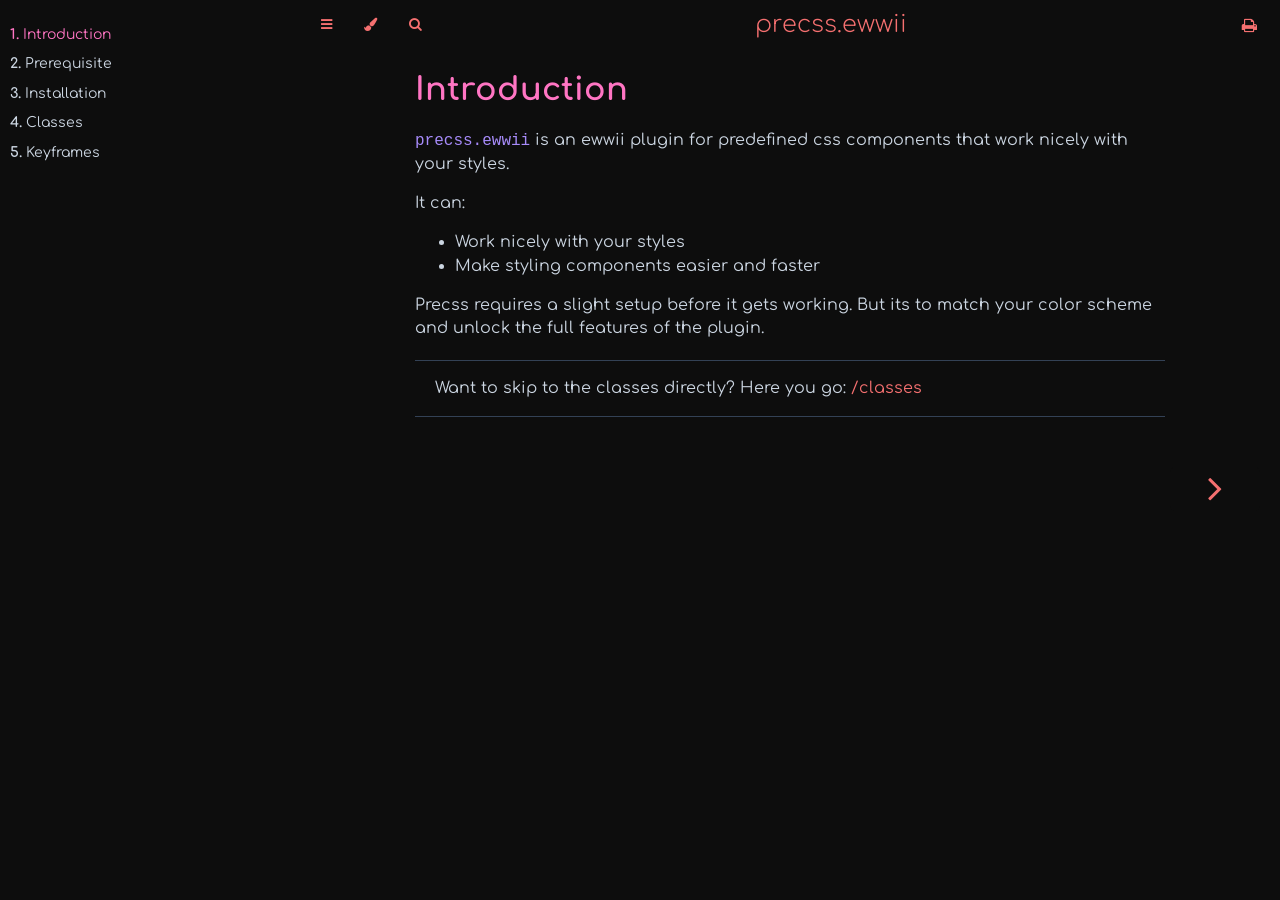
<file: book/index.html>
<!DOCTYPE HTML>
<html lang="en" class="sidebar-visible no-js oranda-dark">
    <head>
        <!-- Book generated using mdBook -->
        <meta charset="UTF-8">
        <title>Introduction - precss.ewwii</title>


        <!-- Custom HTML head -->
        
        <meta name="description" content="">
        <meta name="viewport" content="width=device-width, initial-scale=1">
        <meta name="theme-color" content="#ffffff" />

        <link rel="icon" href="favicon.svg">
        <link rel="shortcut icon" href="favicon.png">
        <link rel="stylesheet" href="css/variables.css">
        <link rel="stylesheet" href="css/general.css">
        <link rel="stylesheet" href="css/chrome.css">
        <link rel="stylesheet" href="css/print.css" media="print">

        <!-- Fonts -->
        <link rel="stylesheet" href="FontAwesome/css/font-awesome.css">
        <link rel="stylesheet" href="fonts/fonts.css">

        <!-- Highlight.js Stylesheets -->
        <link rel="stylesheet" href="highlight.css">
        <link rel="stylesheet" href="tomorrow-night.css">
        <link rel="stylesheet" href="ayu-highlight.css">
        <link rel="stylesheet" href="oranda-highlight.css">

        <!-- Custom theme stylesheets -->
        <link rel="stylesheet" href="theme/custom.css">

    </head>
    <body>
    <div id="body-container">
        <!-- Provide site root to javascript -->
        <script>
            var path_to_root = "";
            var default_theme = window.matchMedia("(prefers-color-scheme: dark)").matches ? "oranda-dark" : "oranda-dark";
        </script>

        <!-- Work around some values being stored in localStorage wrapped in quotes -->
        <script>
            try {
                var theme = localStorage.getItem('orandamdbook-theme');
                var sidebar = localStorage.getItem('mdbook-sidebar');

                if (theme.startsWith('"') && theme.endsWith('"')) {
                    localStorage.setItem('orandamdbook-theme', theme.slice(1, theme.length - 1));
                }

                if (sidebar.startsWith('"') && sidebar.endsWith('"')) {
                    localStorage.setItem('mdbook-sidebar', sidebar.slice(1, sidebar.length - 1));
                }
            } catch (e) { }
        </script>

        <!-- Set the theme before any content is loaded, prevents flash -->
        <script>
            var theme;
            try { theme = localStorage.getItem('orandamdbook-theme'); } catch(e) { }
            if (theme === null || theme === undefined) { theme = default_theme; }
            var html = document.querySelector('html');
            html.classList.remove('no-js')
            html.classList.remove('oranda-dark')
            html.classList.add(theme);
            html.classList.add('js');
        </script>

        <!-- Hide / unhide sidebar before it is displayed -->
        <script>
            var html = document.querySelector('html');
            var sidebar = 'hidden';
            if (document.body.clientWidth >= 1080) {
                try { sidebar = localStorage.getItem('mdbook-sidebar'); } catch(e) { }
                sidebar = sidebar || 'visible';
            }
            html.classList.remove('sidebar-visible');
            html.classList.add("sidebar-" + sidebar);
        </script>

        <nav id="sidebar" class="sidebar" aria-label="Table of contents">
            <div class="sidebar-scrollbox">
                <ol class="chapter"><li class="chapter-item expanded "><a href="introduction.html" class="active"><strong aria-hidden="true">1.</strong> Introduction</a></li><li class="chapter-item expanded "><a href="prerequisite.html"><strong aria-hidden="true">2.</strong> Prerequisite</a></li><li class="chapter-item expanded "><a href="install.html"><strong aria-hidden="true">3.</strong> Installation</a></li><li class="chapter-item expanded "><a href="classes.html"><strong aria-hidden="true">4.</strong> Classes</a></li><li class="chapter-item expanded "><a href="keyframes.html"><strong aria-hidden="true">5.</strong> Keyframes</a></li></ol>
            </div>
            <div id="sidebar-resize-handle" class="sidebar-resize-handle"></div>
        </nav>

        <div id="page-wrapper" class="page-wrapper">

            <div class="page">
                                <div id="menu-bar-hover-placeholder"></div>
                <div id="menu-bar" class="menu-bar sticky bordered">
                    <div class="left-buttons">
                        <button id="sidebar-toggle" class="icon-button" type="button" title="Toggle Table of Contents" aria-label="Toggle Table of Contents" aria-controls="sidebar">
                            <i class="fa fa-bars"></i>
                        </button>
                        <button id="theme-toggle" class="icon-button" type="button" title="Change theme" aria-label="Change theme" aria-haspopup="true" aria-expanded="false" aria-controls="theme-list">
                            <i class="fa fa-paint-brush"></i>
                        </button>
                        <ul id="theme-list" class="theme-popup" aria-label="Themes" role="menu">
                            <li role="none"><button role="menuitem" class="theme" id="light">Light</button></li>
                            <li role="none"><button role="menuitem" class="theme" id="rust">Rust</button></li>
                            <li role="none"><button role="menuitem" class="theme" id="coal">Coal</button></li>
                            <li role="none"><button role="menuitem" class="theme" id="navy">Navy</button></li>
                            <li role="none"><button role="menuitem" class="theme" id="ayu">Ayu</button></li>
                            <li role="none"><button role="menuitem" class="theme" id="oranda-dark">Axo Dark</button></li>
                            <li role="none"><button role="menuitem" class="theme" id="oranda-light">Axo Light</button></li>

                        </ul>
                        <button id="search-toggle" class="icon-button" type="button" title="Search. (Shortkey: s)" aria-label="Toggle Searchbar" aria-expanded="false" aria-keyshortcuts="S" aria-controls="searchbar">
                            <i class="fa fa-search"></i>
                        </button>
                    </div>

                    <h1 class="menu-title">precss.ewwii</h1>

                    <div class="right-buttons">
                        <a href="print.html" title="Print this book" aria-label="Print this book">
                            <i id="print-button" class="fa fa-print"></i>
                        </a>

                    </div>
                </div>

                <div id="search-wrapper" class="hidden">
                    <form id="searchbar-outer" class="searchbar-outer">
                        <input type="search" id="searchbar" name="searchbar" placeholder="Search this book ..." aria-controls="searchresults-outer" aria-describedby="searchresults-header">
                    </form>
                    <div id="searchresults-outer" class="searchresults-outer hidden">
                        <div id="searchresults-header" class="searchresults-header"></div>
                        <ul id="searchresults">
                        </ul>
                    </div>
                </div>

                <!-- Apply ARIA attributes after the sidebar and the sidebar toggle button are added to the DOM -->
                <script>
                    document.getElementById('sidebar-toggle').setAttribute('aria-expanded', sidebar === 'visible');
                    document.getElementById('sidebar').setAttribute('aria-hidden', sidebar !== 'visible');
                    Array.from(document.querySelectorAll('#sidebar a')).forEach(function(link) {
                        link.setAttribute('tabIndex', sidebar === 'visible' ? 0 : -1);
                    });
                </script>

                <div id="content" class="content">
                    <main>
                        <h1 id="introduction"><a class="header" href="#introduction">Introduction</a></h1>
<p><code>precss.ewwii</code> is an ewwii plugin for predefined css components that work nicely with your styles.</p>
<p>It can:</p>
<ul>
<li>Work nicely with your styles</li>
<li>Make styling components easier and faster</li>
</ul>
<p>Precss requires a slight setup before it gets working. But its to match your color scheme and unlock the full features of the plugin.</p>
<blockquote>
<p>Want to skip to the classes directly? Here you go: <a href="./classes.html">/classes</a></p>
</blockquote>

                    </main>

                    <nav class="nav-wrapper" aria-label="Page navigation">
                        <!-- Mobile navigation buttons -->

                            <a rel="next" href="prerequisite.html" class="mobile-nav-chapters next" title="Next chapter" aria-label="Next chapter" aria-keyshortcuts="Right">
                                <i class="fa fa-angle-right"></i>
                            </a>

                        <div style="clear: both"></div>
                    </nav>
                </div>
            </div>

            <nav class="nav-wide-wrapper" aria-label="Page navigation">

                    <a rel="next" href="prerequisite.html" class="nav-chapters next" title="Next chapter" aria-label="Next chapter" aria-keyshortcuts="Right">
                        <i class="fa fa-angle-right"></i>
                    </a>
            </nav>

        </div>




        <script>
            window.playground_copyable = true;
        </script>


        <script src="elasticlunr.min.js"></script>
        <script src="mark.min.js"></script>
        <script src="searcher.js"></script>

        <script src="clipboard.min.js"></script>
        <script src="highlight.js"></script>
        <script src="book.js"></script>

        <!-- Custom JS scripts -->


    </div>
    </body>
</html>
</file>
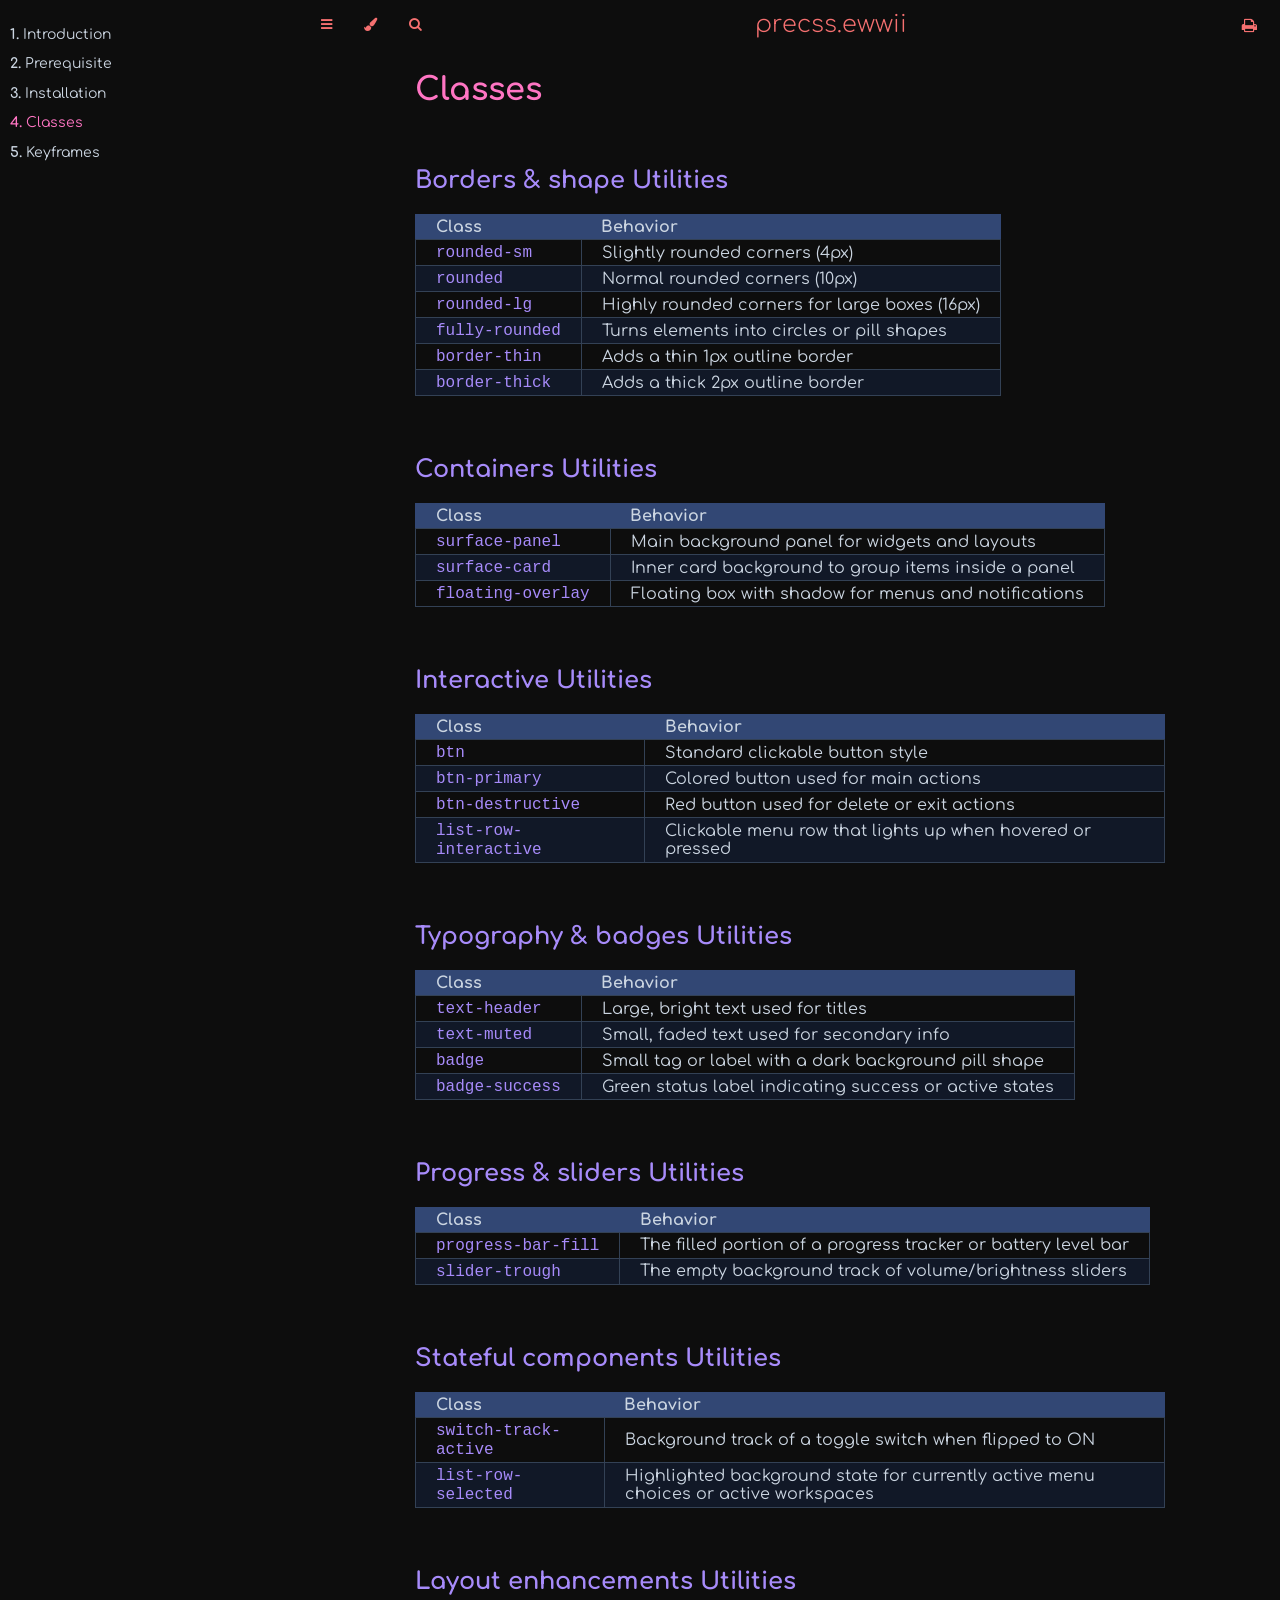
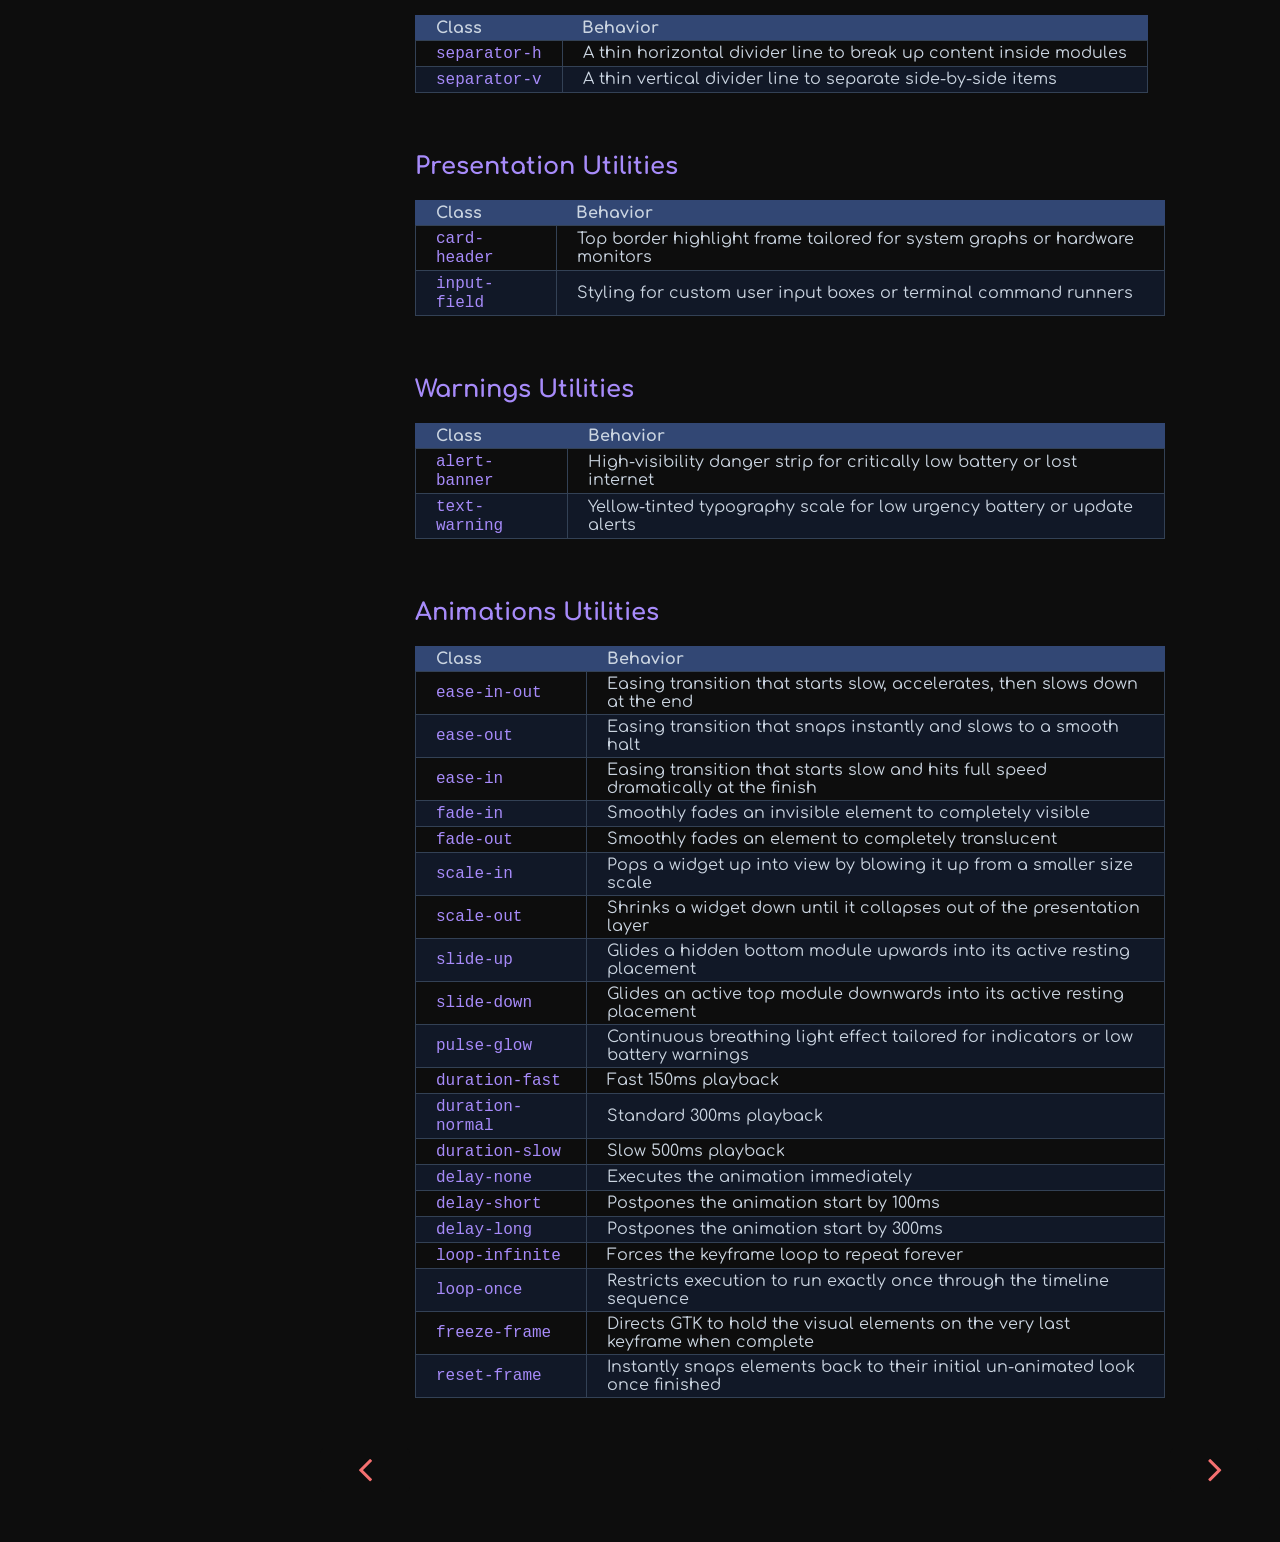
<file: book/classes.html>
<!DOCTYPE HTML>
<html lang="en" class="sidebar-visible no-js oranda-dark">
    <head>
        <!-- Book generated using mdBook -->
        <meta charset="UTF-8">
        <title>Classes - precss.ewwii</title>


        <!-- Custom HTML head -->
        
        <meta name="description" content="">
        <meta name="viewport" content="width=device-width, initial-scale=1">
        <meta name="theme-color" content="#ffffff" />

        <link rel="icon" href="favicon.svg">
        <link rel="shortcut icon" href="favicon.png">
        <link rel="stylesheet" href="css/variables.css">
        <link rel="stylesheet" href="css/general.css">
        <link rel="stylesheet" href="css/chrome.css">
        <link rel="stylesheet" href="css/print.css" media="print">

        <!-- Fonts -->
        <link rel="stylesheet" href="FontAwesome/css/font-awesome.css">
        <link rel="stylesheet" href="fonts/fonts.css">

        <!-- Highlight.js Stylesheets -->
        <link rel="stylesheet" href="highlight.css">
        <link rel="stylesheet" href="tomorrow-night.css">
        <link rel="stylesheet" href="ayu-highlight.css">
        <link rel="stylesheet" href="oranda-highlight.css">

        <!-- Custom theme stylesheets -->
        <link rel="stylesheet" href="theme/custom.css">

    </head>
    <body>
    <div id="body-container">
        <!-- Provide site root to javascript -->
        <script>
            var path_to_root = "";
            var default_theme = window.matchMedia("(prefers-color-scheme: dark)").matches ? "oranda-dark" : "oranda-dark";
        </script>

        <!-- Work around some values being stored in localStorage wrapped in quotes -->
        <script>
            try {
                var theme = localStorage.getItem('orandamdbook-theme');
                var sidebar = localStorage.getItem('mdbook-sidebar');

                if (theme.startsWith('"') && theme.endsWith('"')) {
                    localStorage.setItem('orandamdbook-theme', theme.slice(1, theme.length - 1));
                }

                if (sidebar.startsWith('"') && sidebar.endsWith('"')) {
                    localStorage.setItem('mdbook-sidebar', sidebar.slice(1, sidebar.length - 1));
                }
            } catch (e) { }
        </script>

        <!-- Set the theme before any content is loaded, prevents flash -->
        <script>
            var theme;
            try { theme = localStorage.getItem('orandamdbook-theme'); } catch(e) { }
            if (theme === null || theme === undefined) { theme = default_theme; }
            var html = document.querySelector('html');
            html.classList.remove('no-js')
            html.classList.remove('oranda-dark')
            html.classList.add(theme);
            html.classList.add('js');
        </script>

        <!-- Hide / unhide sidebar before it is displayed -->
        <script>
            var html = document.querySelector('html');
            var sidebar = 'hidden';
            if (document.body.clientWidth >= 1080) {
                try { sidebar = localStorage.getItem('mdbook-sidebar'); } catch(e) { }
                sidebar = sidebar || 'visible';
            }
            html.classList.remove('sidebar-visible');
            html.classList.add("sidebar-" + sidebar);
        </script>

        <nav id="sidebar" class="sidebar" aria-label="Table of contents">
            <div class="sidebar-scrollbox">
                <ol class="chapter"><li class="chapter-item expanded "><a href="introduction.html"><strong aria-hidden="true">1.</strong> Introduction</a></li><li class="chapter-item expanded "><a href="prerequisite.html"><strong aria-hidden="true">2.</strong> Prerequisite</a></li><li class="chapter-item expanded "><a href="install.html"><strong aria-hidden="true">3.</strong> Installation</a></li><li class="chapter-item expanded "><a href="classes.html" class="active"><strong aria-hidden="true">4.</strong> Classes</a></li><li class="chapter-item expanded "><a href="keyframes.html"><strong aria-hidden="true">5.</strong> Keyframes</a></li></ol>
            </div>
            <div id="sidebar-resize-handle" class="sidebar-resize-handle"></div>
        </nav>

        <div id="page-wrapper" class="page-wrapper">

            <div class="page">
                                <div id="menu-bar-hover-placeholder"></div>
                <div id="menu-bar" class="menu-bar sticky bordered">
                    <div class="left-buttons">
                        <button id="sidebar-toggle" class="icon-button" type="button" title="Toggle Table of Contents" aria-label="Toggle Table of Contents" aria-controls="sidebar">
                            <i class="fa fa-bars"></i>
                        </button>
                        <button id="theme-toggle" class="icon-button" type="button" title="Change theme" aria-label="Change theme" aria-haspopup="true" aria-expanded="false" aria-controls="theme-list">
                            <i class="fa fa-paint-brush"></i>
                        </button>
                        <ul id="theme-list" class="theme-popup" aria-label="Themes" role="menu">
                            <li role="none"><button role="menuitem" class="theme" id="light">Light</button></li>
                            <li role="none"><button role="menuitem" class="theme" id="rust">Rust</button></li>
                            <li role="none"><button role="menuitem" class="theme" id="coal">Coal</button></li>
                            <li role="none"><button role="menuitem" class="theme" id="navy">Navy</button></li>
                            <li role="none"><button role="menuitem" class="theme" id="ayu">Ayu</button></li>
                            <li role="none"><button role="menuitem" class="theme" id="oranda-dark">Axo Dark</button></li>
                            <li role="none"><button role="menuitem" class="theme" id="oranda-light">Axo Light</button></li>

                        </ul>
                        <button id="search-toggle" class="icon-button" type="button" title="Search. (Shortkey: s)" aria-label="Toggle Searchbar" aria-expanded="false" aria-keyshortcuts="S" aria-controls="searchbar">
                            <i class="fa fa-search"></i>
                        </button>
                    </div>

                    <h1 class="menu-title">precss.ewwii</h1>

                    <div class="right-buttons">
                        <a href="print.html" title="Print this book" aria-label="Print this book">
                            <i id="print-button" class="fa fa-print"></i>
                        </a>

                    </div>
                </div>

                <div id="search-wrapper" class="hidden">
                    <form id="searchbar-outer" class="searchbar-outer">
                        <input type="search" id="searchbar" name="searchbar" placeholder="Search this book ..." aria-controls="searchresults-outer" aria-describedby="searchresults-header">
                    </form>
                    <div id="searchresults-outer" class="searchresults-outer hidden">
                        <div id="searchresults-header" class="searchresults-header"></div>
                        <ul id="searchresults">
                        </ul>
                    </div>
                </div>

                <!-- Apply ARIA attributes after the sidebar and the sidebar toggle button are added to the DOM -->
                <script>
                    document.getElementById('sidebar-toggle').setAttribute('aria-expanded', sidebar === 'visible');
                    document.getElementById('sidebar').setAttribute('aria-hidden', sidebar !== 'visible');
                    Array.from(document.querySelectorAll('#sidebar a')).forEach(function(link) {
                        link.setAttribute('tabIndex', sidebar === 'visible' ? 0 : -1);
                    });
                </script>

                <div id="content" class="content">
                    <main>
                        <h1 id="classes"><a class="header" href="#classes">Classes</a></h1>
<h2 id="borders--shape-utilities"><a class="header" href="#borders--shape-utilities">Borders &amp; shape Utilities</a></h2>
<div class="table-wrapper"><table><thead><tr><th style="text-align: left">Class</th><th style="text-align: left">Behavior</th></tr></thead><tbody>
<tr><td style="text-align: left"><code>rounded-sm</code></td><td style="text-align: left">Slightly rounded corners (4px)</td></tr>
<tr><td style="text-align: left"><code>rounded</code></td><td style="text-align: left">Normal rounded corners (10px)</td></tr>
<tr><td style="text-align: left"><code>rounded-lg</code></td><td style="text-align: left">Highly rounded corners for large boxes (16px)</td></tr>
<tr><td style="text-align: left"><code>fully-rounded</code></td><td style="text-align: left">Turns elements into circles or pill shapes</td></tr>
<tr><td style="text-align: left"><code>border-thin</code></td><td style="text-align: left">Adds a thin 1px outline border</td></tr>
<tr><td style="text-align: left"><code>border-thick</code></td><td style="text-align: left">Adds a thick 2px outline border</td></tr>
</tbody></table>
</div>
<h2 id="containers-utilities"><a class="header" href="#containers-utilities">Containers Utilities</a></h2>
<div class="table-wrapper"><table><thead><tr><th style="text-align: left">Class</th><th style="text-align: left">Behavior</th></tr></thead><tbody>
<tr><td style="text-align: left"><code>surface-panel</code></td><td style="text-align: left">Main background panel for widgets and layouts</td></tr>
<tr><td style="text-align: left"><code>surface-card</code></td><td style="text-align: left">Inner card background to group items inside a panel</td></tr>
<tr><td style="text-align: left"><code>floating-overlay</code></td><td style="text-align: left">Floating box with shadow for menus and notifications</td></tr>
</tbody></table>
</div>
<h2 id="interactive-utilities"><a class="header" href="#interactive-utilities">Interactive Utilities</a></h2>
<div class="table-wrapper"><table><thead><tr><th style="text-align: left">Class</th><th style="text-align: left">Behavior</th></tr></thead><tbody>
<tr><td style="text-align: left"><code>btn</code></td><td style="text-align: left">Standard clickable button style</td></tr>
<tr><td style="text-align: left"><code>btn-primary</code></td><td style="text-align: left">Colored button used for main actions</td></tr>
<tr><td style="text-align: left"><code>btn-destructive</code></td><td style="text-align: left">Red button used for delete or exit actions</td></tr>
<tr><td style="text-align: left"><code>list-row-interactive</code></td><td style="text-align: left">Clickable menu row that lights up when hovered or pressed</td></tr>
</tbody></table>
</div>
<h2 id="typography--badges-utilities"><a class="header" href="#typography--badges-utilities">Typography &amp; badges Utilities</a></h2>
<div class="table-wrapper"><table><thead><tr><th style="text-align: left">Class</th><th style="text-align: left">Behavior</th></tr></thead><tbody>
<tr><td style="text-align: left"><code>text-header</code></td><td style="text-align: left">Large, bright text used for titles</td></tr>
<tr><td style="text-align: left"><code>text-muted</code></td><td style="text-align: left">Small, faded text used for secondary info</td></tr>
<tr><td style="text-align: left"><code>badge</code></td><td style="text-align: left">Small tag or label with a dark background pill shape</td></tr>
<tr><td style="text-align: left"><code>badge-success</code></td><td style="text-align: left">Green status label indicating success or active states</td></tr>
</tbody></table>
</div>
<h2 id="progress--sliders-utilities"><a class="header" href="#progress--sliders-utilities">Progress &amp; sliders Utilities</a></h2>
<div class="table-wrapper"><table><thead><tr><th style="text-align: left">Class</th><th style="text-align: left">Behavior</th></tr></thead><tbody>
<tr><td style="text-align: left"><code>progress-bar-fill</code></td><td style="text-align: left">The filled portion of a progress tracker or battery level bar</td></tr>
<tr><td style="text-align: left"><code>slider-trough</code></td><td style="text-align: left">The empty background track of volume/brightness sliders</td></tr>
</tbody></table>
</div>
<h2 id="stateful-components-utilities"><a class="header" href="#stateful-components-utilities">Stateful components Utilities</a></h2>
<div class="table-wrapper"><table><thead><tr><th style="text-align: left">Class</th><th style="text-align: left">Behavior</th></tr></thead><tbody>
<tr><td style="text-align: left"><code>switch-track-active</code></td><td style="text-align: left">Background track of a toggle switch when flipped to ON</td></tr>
<tr><td style="text-align: left"><code>list-row-selected</code></td><td style="text-align: left">Highlighted background state for currently active menu choices or active workspaces</td></tr>
</tbody></table>
</div>
<h2 id="layout-enhancements-utilities"><a class="header" href="#layout-enhancements-utilities">Layout enhancements Utilities</a></h2>
<div class="table-wrapper"><table><thead><tr><th style="text-align: left">Class</th><th style="text-align: left">Behavior</th></tr></thead><tbody>
<tr><td style="text-align: left"><code>separator-h</code></td><td style="text-align: left">A thin horizontal divider line to break up content inside modules</td></tr>
<tr><td style="text-align: left"><code>separator-v</code></td><td style="text-align: left">A thin vertical divider line to separate side-by-side items</td></tr>
</tbody></table>
</div>
<h2 id="presentation-utilities"><a class="header" href="#presentation-utilities">Presentation Utilities</a></h2>
<div class="table-wrapper"><table><thead><tr><th style="text-align: left">Class</th><th style="text-align: left">Behavior</th></tr></thead><tbody>
<tr><td style="text-align: left"><code>card-header</code></td><td style="text-align: left">Top border highlight frame tailored for system graphs or hardware monitors</td></tr>
<tr><td style="text-align: left"><code>input-field</code></td><td style="text-align: left">Styling for custom user input boxes or terminal command runners</td></tr>
</tbody></table>
</div>
<h2 id="warnings-utilities"><a class="header" href="#warnings-utilities">Warnings Utilities</a></h2>
<div class="table-wrapper"><table><thead><tr><th style="text-align: left">Class</th><th style="text-align: left">Behavior</th></tr></thead><tbody>
<tr><td style="text-align: left"><code>alert-banner</code></td><td style="text-align: left">High-visibility danger strip for critically low battery or lost internet</td></tr>
<tr><td style="text-align: left"><code>text-warning</code></td><td style="text-align: left">Yellow-tinted typography scale for low urgency battery or update alerts</td></tr>
</tbody></table>
</div>
<h2 id="animations-utilities"><a class="header" href="#animations-utilities">Animations Utilities</a></h2>
<div class="table-wrapper"><table><thead><tr><th style="text-align: left">Class</th><th style="text-align: left">Behavior</th></tr></thead><tbody>
<tr><td style="text-align: left"><code>ease-in-out</code></td><td style="text-align: left">Easing transition that starts slow, accelerates, then slows down at the end</td></tr>
<tr><td style="text-align: left"><code>ease-out</code></td><td style="text-align: left">Easing transition that snaps instantly and slows to a smooth halt</td></tr>
<tr><td style="text-align: left"><code>ease-in</code></td><td style="text-align: left">Easing transition that starts slow and hits full speed dramatically at the finish</td></tr>
<tr><td style="text-align: left"><code>fade-in</code></td><td style="text-align: left">Smoothly fades an invisible element to completely visible</td></tr>
<tr><td style="text-align: left"><code>fade-out</code></td><td style="text-align: left">Smoothly fades an element to completely translucent</td></tr>
<tr><td style="text-align: left"><code>scale-in</code></td><td style="text-align: left">Pops a widget up into view by blowing it up from a smaller size scale</td></tr>
<tr><td style="text-align: left"><code>scale-out</code></td><td style="text-align: left">Shrinks a widget down until it collapses out of the presentation layer</td></tr>
<tr><td style="text-align: left"><code>slide-up</code></td><td style="text-align: left">Glides a hidden bottom module upwards into its active resting placement</td></tr>
<tr><td style="text-align: left"><code>slide-down</code></td><td style="text-align: left">Glides an active top module downwards into its active resting placement</td></tr>
<tr><td style="text-align: left"><code>pulse-glow</code></td><td style="text-align: left">Continuous breathing light effect tailored for indicators or low battery warnings</td></tr>
<tr><td style="text-align: left"><code>duration-fast</code></td><td style="text-align: left">Fast 150ms playback</td></tr>
<tr><td style="text-align: left"><code>duration-normal</code></td><td style="text-align: left">Standard 300ms playback</td></tr>
<tr><td style="text-align: left"><code>duration-slow</code></td><td style="text-align: left">Slow 500ms playback</td></tr>
<tr><td style="text-align: left"><code>delay-none</code></td><td style="text-align: left">Executes the animation immediately</td></tr>
<tr><td style="text-align: left"><code>delay-short</code></td><td style="text-align: left">Postpones the animation start by 100ms</td></tr>
<tr><td style="text-align: left"><code>delay-long</code></td><td style="text-align: left">Postpones the animation start by 300ms</td></tr>
<tr><td style="text-align: left"><code>loop-infinite</code></td><td style="text-align: left">Forces the keyframe loop to repeat forever</td></tr>
<tr><td style="text-align: left"><code>loop-once</code></td><td style="text-align: left">Restricts execution to run exactly once through the timeline sequence</td></tr>
<tr><td style="text-align: left"><code>freeze-frame</code></td><td style="text-align: left">Directs GTK to hold the visual elements on the very last keyframe when complete</td></tr>
<tr><td style="text-align: left"><code>reset-frame</code></td><td style="text-align: left">Instantly snaps elements back to their initial un-animated look once finished</td></tr>
</tbody></table>
</div>
                    </main>

                    <nav class="nav-wrapper" aria-label="Page navigation">
                        <!-- Mobile navigation buttons -->
                            <a rel="prev" href="install.html" class="mobile-nav-chapters previous" title="Previous chapter" aria-label="Previous chapter" aria-keyshortcuts="Left">
                                <i class="fa fa-angle-left"></i>
                            </a>

                            <a rel="next" href="keyframes.html" class="mobile-nav-chapters next" title="Next chapter" aria-label="Next chapter" aria-keyshortcuts="Right">
                                <i class="fa fa-angle-right"></i>
                            </a>

                        <div style="clear: both"></div>
                    </nav>
                </div>
            </div>

            <nav class="nav-wide-wrapper" aria-label="Page navigation">
                    <a rel="prev" href="install.html" class="nav-chapters previous" title="Previous chapter" aria-label="Previous chapter" aria-keyshortcuts="Left">
                        <i class="fa fa-angle-left"></i>
                    </a>

                    <a rel="next" href="keyframes.html" class="nav-chapters next" title="Next chapter" aria-label="Next chapter" aria-keyshortcuts="Right">
                        <i class="fa fa-angle-right"></i>
                    </a>
            </nav>

        </div>




        <script>
            window.playground_copyable = true;
        </script>


        <script src="elasticlunr.min.js"></script>
        <script src="mark.min.js"></script>
        <script src="searcher.js"></script>

        <script src="clipboard.min.js"></script>
        <script src="highlight.js"></script>
        <script src="book.js"></script>

        <!-- Custom JS scripts -->


    </div>
    </body>
</html>
</file>
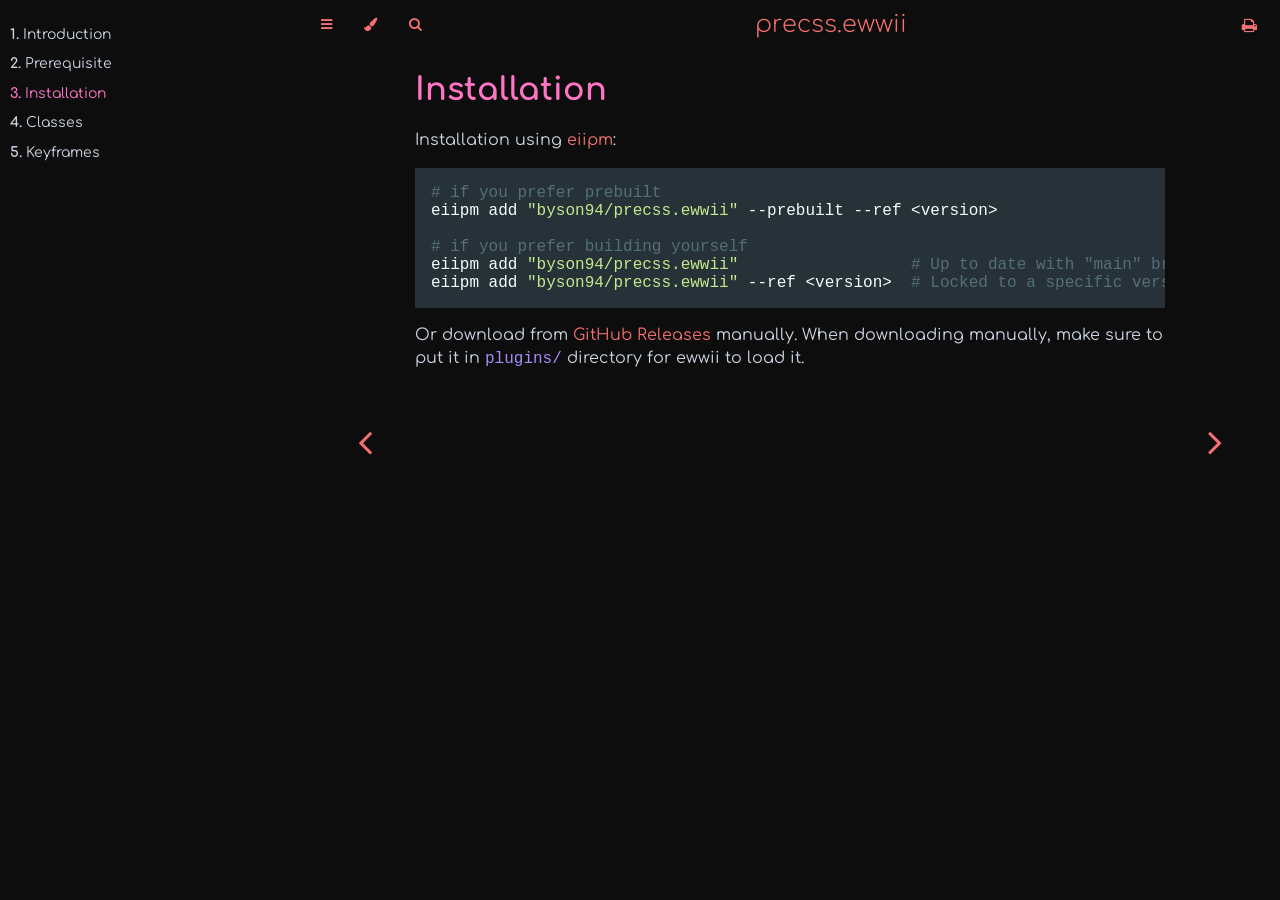
<file: book/install.html>
<!DOCTYPE HTML>
<html lang="en" class="sidebar-visible no-js oranda-dark">
    <head>
        <!-- Book generated using mdBook -->
        <meta charset="UTF-8">
        <title>Installation - precss.ewwii</title>


        <!-- Custom HTML head -->
        
        <meta name="description" content="">
        <meta name="viewport" content="width=device-width, initial-scale=1">
        <meta name="theme-color" content="#ffffff" />

        <link rel="icon" href="favicon.svg">
        <link rel="shortcut icon" href="favicon.png">
        <link rel="stylesheet" href="css/variables.css">
        <link rel="stylesheet" href="css/general.css">
        <link rel="stylesheet" href="css/chrome.css">
        <link rel="stylesheet" href="css/print.css" media="print">

        <!-- Fonts -->
        <link rel="stylesheet" href="FontAwesome/css/font-awesome.css">
        <link rel="stylesheet" href="fonts/fonts.css">

        <!-- Highlight.js Stylesheets -->
        <link rel="stylesheet" href="highlight.css">
        <link rel="stylesheet" href="tomorrow-night.css">
        <link rel="stylesheet" href="ayu-highlight.css">
        <link rel="stylesheet" href="oranda-highlight.css">

        <!-- Custom theme stylesheets -->
        <link rel="stylesheet" href="theme/custom.css">

    </head>
    <body>
    <div id="body-container">
        <!-- Provide site root to javascript -->
        <script>
            var path_to_root = "";
            var default_theme = window.matchMedia("(prefers-color-scheme: dark)").matches ? "oranda-dark" : "oranda-dark";
        </script>

        <!-- Work around some values being stored in localStorage wrapped in quotes -->
        <script>
            try {
                var theme = localStorage.getItem('orandamdbook-theme');
                var sidebar = localStorage.getItem('mdbook-sidebar');

                if (theme.startsWith('"') && theme.endsWith('"')) {
                    localStorage.setItem('orandamdbook-theme', theme.slice(1, theme.length - 1));
                }

                if (sidebar.startsWith('"') && sidebar.endsWith('"')) {
                    localStorage.setItem('mdbook-sidebar', sidebar.slice(1, sidebar.length - 1));
                }
            } catch (e) { }
        </script>

        <!-- Set the theme before any content is loaded, prevents flash -->
        <script>
            var theme;
            try { theme = localStorage.getItem('orandamdbook-theme'); } catch(e) { }
            if (theme === null || theme === undefined) { theme = default_theme; }
            var html = document.querySelector('html');
            html.classList.remove('no-js')
            html.classList.remove('oranda-dark')
            html.classList.add(theme);
            html.classList.add('js');
        </script>

        <!-- Hide / unhide sidebar before it is displayed -->
        <script>
            var html = document.querySelector('html');
            var sidebar = 'hidden';
            if (document.body.clientWidth >= 1080) {
                try { sidebar = localStorage.getItem('mdbook-sidebar'); } catch(e) { }
                sidebar = sidebar || 'visible';
            }
            html.classList.remove('sidebar-visible');
            html.classList.add("sidebar-" + sidebar);
        </script>

        <nav id="sidebar" class="sidebar" aria-label="Table of contents">
            <div class="sidebar-scrollbox">
                <ol class="chapter"><li class="chapter-item expanded "><a href="introduction.html"><strong aria-hidden="true">1.</strong> Introduction</a></li><li class="chapter-item expanded "><a href="prerequisite.html"><strong aria-hidden="true">2.</strong> Prerequisite</a></li><li class="chapter-item expanded "><a href="install.html" class="active"><strong aria-hidden="true">3.</strong> Installation</a></li><li class="chapter-item expanded "><a href="classes.html"><strong aria-hidden="true">4.</strong> Classes</a></li><li class="chapter-item expanded "><a href="keyframes.html"><strong aria-hidden="true">5.</strong> Keyframes</a></li></ol>
            </div>
            <div id="sidebar-resize-handle" class="sidebar-resize-handle"></div>
        </nav>

        <div id="page-wrapper" class="page-wrapper">

            <div class="page">
                                <div id="menu-bar-hover-placeholder"></div>
                <div id="menu-bar" class="menu-bar sticky bordered">
                    <div class="left-buttons">
                        <button id="sidebar-toggle" class="icon-button" type="button" title="Toggle Table of Contents" aria-label="Toggle Table of Contents" aria-controls="sidebar">
                            <i class="fa fa-bars"></i>
                        </button>
                        <button id="theme-toggle" class="icon-button" type="button" title="Change theme" aria-label="Change theme" aria-haspopup="true" aria-expanded="false" aria-controls="theme-list">
                            <i class="fa fa-paint-brush"></i>
                        </button>
                        <ul id="theme-list" class="theme-popup" aria-label="Themes" role="menu">
                            <li role="none"><button role="menuitem" class="theme" id="light">Light</button></li>
                            <li role="none"><button role="menuitem" class="theme" id="rust">Rust</button></li>
                            <li role="none"><button role="menuitem" class="theme" id="coal">Coal</button></li>
                            <li role="none"><button role="menuitem" class="theme" id="navy">Navy</button></li>
                            <li role="none"><button role="menuitem" class="theme" id="ayu">Ayu</button></li>
                            <li role="none"><button role="menuitem" class="theme" id="oranda-dark">Axo Dark</button></li>
                            <li role="none"><button role="menuitem" class="theme" id="oranda-light">Axo Light</button></li>

                        </ul>
                        <button id="search-toggle" class="icon-button" type="button" title="Search. (Shortkey: s)" aria-label="Toggle Searchbar" aria-expanded="false" aria-keyshortcuts="S" aria-controls="searchbar">
                            <i class="fa fa-search"></i>
                        </button>
                    </div>

                    <h1 class="menu-title">precss.ewwii</h1>

                    <div class="right-buttons">
                        <a href="print.html" title="Print this book" aria-label="Print this book">
                            <i id="print-button" class="fa fa-print"></i>
                        </a>

                    </div>
                </div>

                <div id="search-wrapper" class="hidden">
                    <form id="searchbar-outer" class="searchbar-outer">
                        <input type="search" id="searchbar" name="searchbar" placeholder="Search this book ..." aria-controls="searchresults-outer" aria-describedby="searchresults-header">
                    </form>
                    <div id="searchresults-outer" class="searchresults-outer hidden">
                        <div id="searchresults-header" class="searchresults-header"></div>
                        <ul id="searchresults">
                        </ul>
                    </div>
                </div>

                <!-- Apply ARIA attributes after the sidebar and the sidebar toggle button are added to the DOM -->
                <script>
                    document.getElementById('sidebar-toggle').setAttribute('aria-expanded', sidebar === 'visible');
                    document.getElementById('sidebar').setAttribute('aria-hidden', sidebar !== 'visible');
                    Array.from(document.querySelectorAll('#sidebar a')).forEach(function(link) {
                        link.setAttribute('tabIndex', sidebar === 'visible' ? 0 : -1);
                    });
                </script>

                <div id="content" class="content">
                    <main>
                        <h1 id="installation"><a class="header" href="#installation">Installation</a></h1>
<p>Installation using <a href="https://github.com/ewwii-sh/eiipm">eiipm</a>:</p>
<pre><code class="language-bash"># if you prefer prebuilt
eiipm add &quot;byson94/precss.ewwii&quot; --prebuilt --ref &lt;version&gt;

# if you prefer building yourself
eiipm add &quot;byson94/precss.ewwii&quot;                  # Up to date with &quot;main&quot; branch
eiipm add &quot;byson94/precss.ewwii&quot; --ref &lt;version&gt;  # Locked to a specific version
</code></pre>
<p>Or download from <a href="https://github.com/byson94/precss.ewwii/releases/">GitHub Releases</a> manually. When downloading manually, make sure to put it in <code>plugins/</code> directory for ewwii to load it.</p>

                    </main>

                    <nav class="nav-wrapper" aria-label="Page navigation">
                        <!-- Mobile navigation buttons -->
                            <a rel="prev" href="prerequisite.html" class="mobile-nav-chapters previous" title="Previous chapter" aria-label="Previous chapter" aria-keyshortcuts="Left">
                                <i class="fa fa-angle-left"></i>
                            </a>

                            <a rel="next" href="classes.html" class="mobile-nav-chapters next" title="Next chapter" aria-label="Next chapter" aria-keyshortcuts="Right">
                                <i class="fa fa-angle-right"></i>
                            </a>

                        <div style="clear: both"></div>
                    </nav>
                </div>
            </div>

            <nav class="nav-wide-wrapper" aria-label="Page navigation">
                    <a rel="prev" href="prerequisite.html" class="nav-chapters previous" title="Previous chapter" aria-label="Previous chapter" aria-keyshortcuts="Left">
                        <i class="fa fa-angle-left"></i>
                    </a>

                    <a rel="next" href="classes.html" class="nav-chapters next" title="Next chapter" aria-label="Next chapter" aria-keyshortcuts="Right">
                        <i class="fa fa-angle-right"></i>
                    </a>
            </nav>

        </div>




        <script>
            window.playground_copyable = true;
        </script>


        <script src="elasticlunr.min.js"></script>
        <script src="mark.min.js"></script>
        <script src="searcher.js"></script>

        <script src="clipboard.min.js"></script>
        <script src="highlight.js"></script>
        <script src="book.js"></script>

        <!-- Custom JS scripts -->


    </div>
    </body>
</html>
</file>
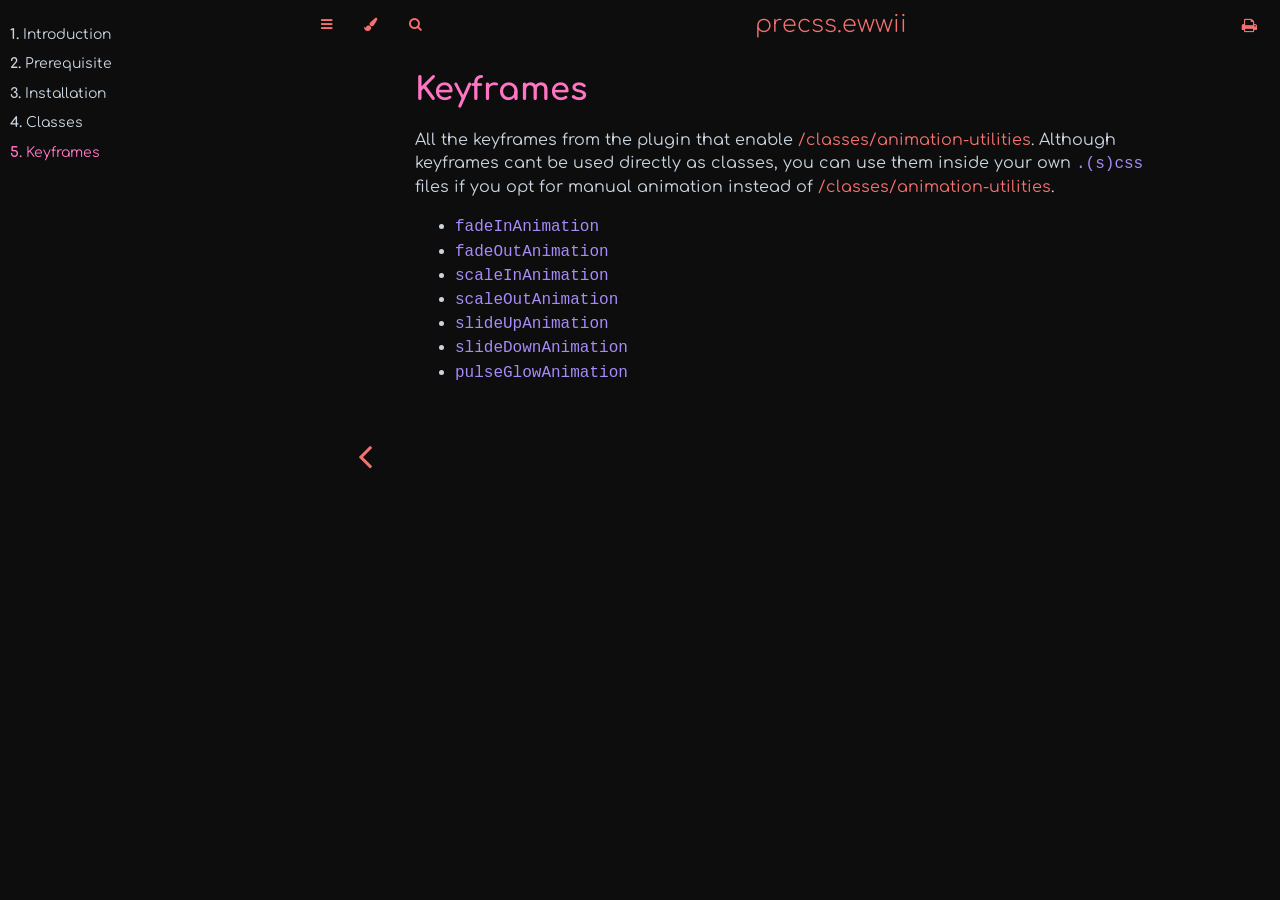
<file: book/keyframes.html>
<!DOCTYPE HTML>
<html lang="en" class="sidebar-visible no-js oranda-dark">
    <head>
        <!-- Book generated using mdBook -->
        <meta charset="UTF-8">
        <title>Keyframes - precss.ewwii</title>


        <!-- Custom HTML head -->
        
        <meta name="description" content="">
        <meta name="viewport" content="width=device-width, initial-scale=1">
        <meta name="theme-color" content="#ffffff" />

        <link rel="icon" href="favicon.svg">
        <link rel="shortcut icon" href="favicon.png">
        <link rel="stylesheet" href="css/variables.css">
        <link rel="stylesheet" href="css/general.css">
        <link rel="stylesheet" href="css/chrome.css">
        <link rel="stylesheet" href="css/print.css" media="print">

        <!-- Fonts -->
        <link rel="stylesheet" href="FontAwesome/css/font-awesome.css">
        <link rel="stylesheet" href="fonts/fonts.css">

        <!-- Highlight.js Stylesheets -->
        <link rel="stylesheet" href="highlight.css">
        <link rel="stylesheet" href="tomorrow-night.css">
        <link rel="stylesheet" href="ayu-highlight.css">
        <link rel="stylesheet" href="oranda-highlight.css">

        <!-- Custom theme stylesheets -->
        <link rel="stylesheet" href="theme/custom.css">

    </head>
    <body>
    <div id="body-container">
        <!-- Provide site root to javascript -->
        <script>
            var path_to_root = "";
            var default_theme = window.matchMedia("(prefers-color-scheme: dark)").matches ? "oranda-dark" : "oranda-dark";
        </script>

        <!-- Work around some values being stored in localStorage wrapped in quotes -->
        <script>
            try {
                var theme = localStorage.getItem('orandamdbook-theme');
                var sidebar = localStorage.getItem('mdbook-sidebar');

                if (theme.startsWith('"') && theme.endsWith('"')) {
                    localStorage.setItem('orandamdbook-theme', theme.slice(1, theme.length - 1));
                }

                if (sidebar.startsWith('"') && sidebar.endsWith('"')) {
                    localStorage.setItem('mdbook-sidebar', sidebar.slice(1, sidebar.length - 1));
                }
            } catch (e) { }
        </script>

        <!-- Set the theme before any content is loaded, prevents flash -->
        <script>
            var theme;
            try { theme = localStorage.getItem('orandamdbook-theme'); } catch(e) { }
            if (theme === null || theme === undefined) { theme = default_theme; }
            var html = document.querySelector('html');
            html.classList.remove('no-js')
            html.classList.remove('oranda-dark')
            html.classList.add(theme);
            html.classList.add('js');
        </script>

        <!-- Hide / unhide sidebar before it is displayed -->
        <script>
            var html = document.querySelector('html');
            var sidebar = 'hidden';
            if (document.body.clientWidth >= 1080) {
                try { sidebar = localStorage.getItem('mdbook-sidebar'); } catch(e) { }
                sidebar = sidebar || 'visible';
            }
            html.classList.remove('sidebar-visible');
            html.classList.add("sidebar-" + sidebar);
        </script>

        <nav id="sidebar" class="sidebar" aria-label="Table of contents">
            <div class="sidebar-scrollbox">
                <ol class="chapter"><li class="chapter-item expanded "><a href="introduction.html"><strong aria-hidden="true">1.</strong> Introduction</a></li><li class="chapter-item expanded "><a href="prerequisite.html"><strong aria-hidden="true">2.</strong> Prerequisite</a></li><li class="chapter-item expanded "><a href="install.html"><strong aria-hidden="true">3.</strong> Installation</a></li><li class="chapter-item expanded "><a href="classes.html"><strong aria-hidden="true">4.</strong> Classes</a></li><li class="chapter-item expanded "><a href="keyframes.html" class="active"><strong aria-hidden="true">5.</strong> Keyframes</a></li></ol>
            </div>
            <div id="sidebar-resize-handle" class="sidebar-resize-handle"></div>
        </nav>

        <div id="page-wrapper" class="page-wrapper">

            <div class="page">
                                <div id="menu-bar-hover-placeholder"></div>
                <div id="menu-bar" class="menu-bar sticky bordered">
                    <div class="left-buttons">
                        <button id="sidebar-toggle" class="icon-button" type="button" title="Toggle Table of Contents" aria-label="Toggle Table of Contents" aria-controls="sidebar">
                            <i class="fa fa-bars"></i>
                        </button>
                        <button id="theme-toggle" class="icon-button" type="button" title="Change theme" aria-label="Change theme" aria-haspopup="true" aria-expanded="false" aria-controls="theme-list">
                            <i class="fa fa-paint-brush"></i>
                        </button>
                        <ul id="theme-list" class="theme-popup" aria-label="Themes" role="menu">
                            <li role="none"><button role="menuitem" class="theme" id="light">Light</button></li>
                            <li role="none"><button role="menuitem" class="theme" id="rust">Rust</button></li>
                            <li role="none"><button role="menuitem" class="theme" id="coal">Coal</button></li>
                            <li role="none"><button role="menuitem" class="theme" id="navy">Navy</button></li>
                            <li role="none"><button role="menuitem" class="theme" id="ayu">Ayu</button></li>
                            <li role="none"><button role="menuitem" class="theme" id="oranda-dark">Axo Dark</button></li>
                            <li role="none"><button role="menuitem" class="theme" id="oranda-light">Axo Light</button></li>

                        </ul>
                        <button id="search-toggle" class="icon-button" type="button" title="Search. (Shortkey: s)" aria-label="Toggle Searchbar" aria-expanded="false" aria-keyshortcuts="S" aria-controls="searchbar">
                            <i class="fa fa-search"></i>
                        </button>
                    </div>

                    <h1 class="menu-title">precss.ewwii</h1>

                    <div class="right-buttons">
                        <a href="print.html" title="Print this book" aria-label="Print this book">
                            <i id="print-button" class="fa fa-print"></i>
                        </a>

                    </div>
                </div>

                <div id="search-wrapper" class="hidden">
                    <form id="searchbar-outer" class="searchbar-outer">
                        <input type="search" id="searchbar" name="searchbar" placeholder="Search this book ..." aria-controls="searchresults-outer" aria-describedby="searchresults-header">
                    </form>
                    <div id="searchresults-outer" class="searchresults-outer hidden">
                        <div id="searchresults-header" class="searchresults-header"></div>
                        <ul id="searchresults">
                        </ul>
                    </div>
                </div>

                <!-- Apply ARIA attributes after the sidebar and the sidebar toggle button are added to the DOM -->
                <script>
                    document.getElementById('sidebar-toggle').setAttribute('aria-expanded', sidebar === 'visible');
                    document.getElementById('sidebar').setAttribute('aria-hidden', sidebar !== 'visible');
                    Array.from(document.querySelectorAll('#sidebar a')).forEach(function(link) {
                        link.setAttribute('tabIndex', sidebar === 'visible' ? 0 : -1);
                    });
                </script>

                <div id="content" class="content">
                    <main>
                        <h1 id="keyframes"><a class="header" href="#keyframes">Keyframes</a></h1>
<p>All the keyframes from the plugin that enable <a href="./classes.html#animations-utilities">/classes/animation-utilities</a>. Although keyframes cant be used directly as classes, you can use them inside your own <code>.(s)css</code> files if you opt for manual animation instead of <a href="./classes.html#animations-utilities">/classes/animation-utilities</a>.</p>
<ul>
<li><code>fadeInAnimation</code></li>
<li><code>fadeOutAnimation</code></li>
<li><code>scaleInAnimation</code></li>
<li><code>scaleOutAnimation</code></li>
<li><code>slideUpAnimation</code></li>
<li><code>slideDownAnimation</code></li>
<li><code>pulseGlowAnimation</code></li>
</ul>

                    </main>

                    <nav class="nav-wrapper" aria-label="Page navigation">
                        <!-- Mobile navigation buttons -->
                            <a rel="prev" href="classes.html" class="mobile-nav-chapters previous" title="Previous chapter" aria-label="Previous chapter" aria-keyshortcuts="Left">
                                <i class="fa fa-angle-left"></i>
                            </a>


                        <div style="clear: both"></div>
                    </nav>
                </div>
            </div>

            <nav class="nav-wide-wrapper" aria-label="Page navigation">
                    <a rel="prev" href="classes.html" class="nav-chapters previous" title="Previous chapter" aria-label="Previous chapter" aria-keyshortcuts="Left">
                        <i class="fa fa-angle-left"></i>
                    </a>

            </nav>

        </div>




        <script>
            window.playground_copyable = true;
        </script>


        <script src="elasticlunr.min.js"></script>
        <script src="mark.min.js"></script>
        <script src="searcher.js"></script>

        <script src="clipboard.min.js"></script>
        <script src="highlight.js"></script>
        <script src="book.js"></script>

        <!-- Custom JS scripts -->


    </div>
    </body>
</html>
</file>
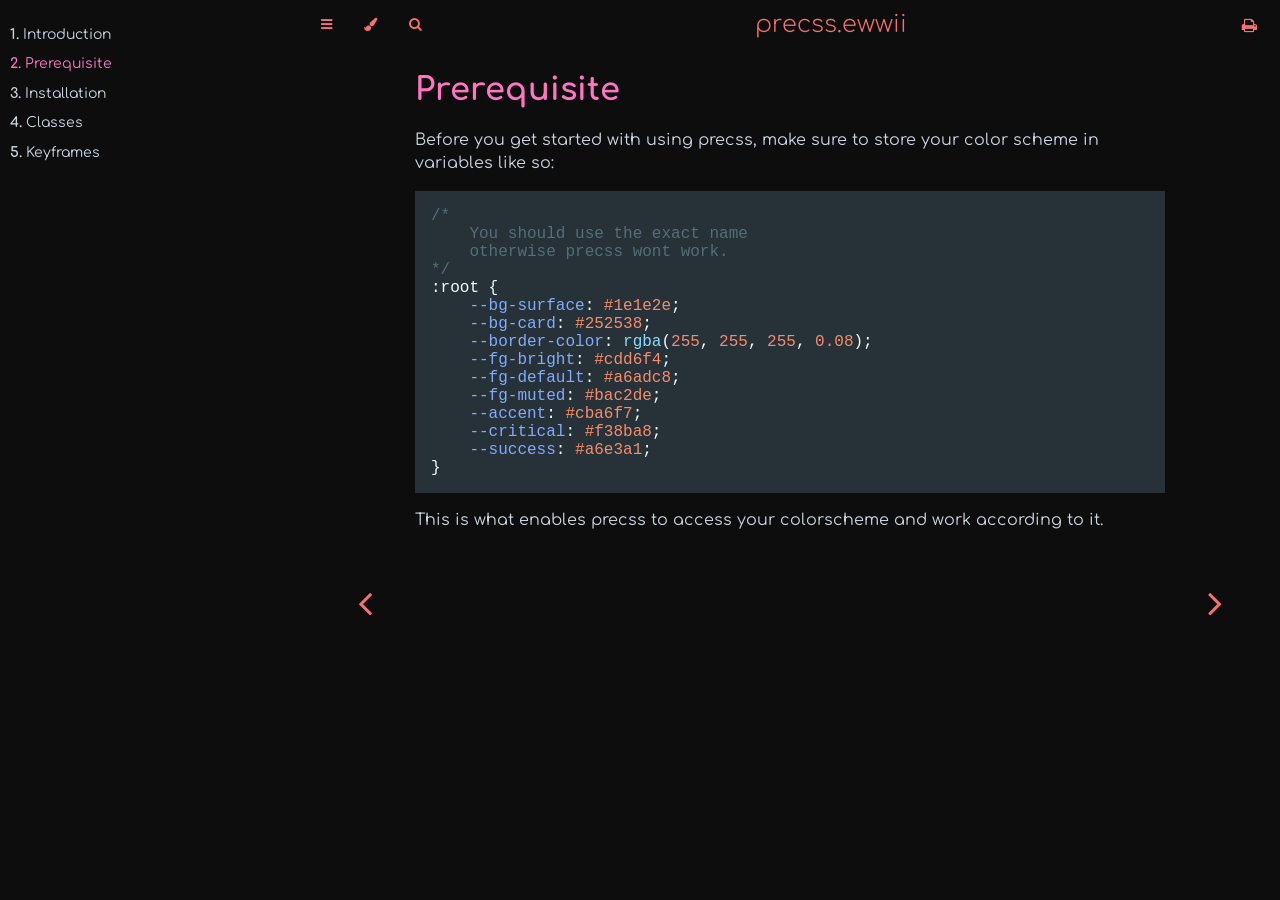
<file: book/prerequisite.html>
<!DOCTYPE HTML>
<html lang="en" class="sidebar-visible no-js oranda-dark">
    <head>
        <!-- Book generated using mdBook -->
        <meta charset="UTF-8">
        <title>Prerequisite - precss.ewwii</title>


        <!-- Custom HTML head -->
        
        <meta name="description" content="">
        <meta name="viewport" content="width=device-width, initial-scale=1">
        <meta name="theme-color" content="#ffffff" />

        <link rel="icon" href="favicon.svg">
        <link rel="shortcut icon" href="favicon.png">
        <link rel="stylesheet" href="css/variables.css">
        <link rel="stylesheet" href="css/general.css">
        <link rel="stylesheet" href="css/chrome.css">
        <link rel="stylesheet" href="css/print.css" media="print">

        <!-- Fonts -->
        <link rel="stylesheet" href="FontAwesome/css/font-awesome.css">
        <link rel="stylesheet" href="fonts/fonts.css">

        <!-- Highlight.js Stylesheets -->
        <link rel="stylesheet" href="highlight.css">
        <link rel="stylesheet" href="tomorrow-night.css">
        <link rel="stylesheet" href="ayu-highlight.css">
        <link rel="stylesheet" href="oranda-highlight.css">

        <!-- Custom theme stylesheets -->
        <link rel="stylesheet" href="theme/custom.css">

    </head>
    <body>
    <div id="body-container">
        <!-- Provide site root to javascript -->
        <script>
            var path_to_root = "";
            var default_theme = window.matchMedia("(prefers-color-scheme: dark)").matches ? "oranda-dark" : "oranda-dark";
        </script>

        <!-- Work around some values being stored in localStorage wrapped in quotes -->
        <script>
            try {
                var theme = localStorage.getItem('orandamdbook-theme');
                var sidebar = localStorage.getItem('mdbook-sidebar');

                if (theme.startsWith('"') && theme.endsWith('"')) {
                    localStorage.setItem('orandamdbook-theme', theme.slice(1, theme.length - 1));
                }

                if (sidebar.startsWith('"') && sidebar.endsWith('"')) {
                    localStorage.setItem('mdbook-sidebar', sidebar.slice(1, sidebar.length - 1));
                }
            } catch (e) { }
        </script>

        <!-- Set the theme before any content is loaded, prevents flash -->
        <script>
            var theme;
            try { theme = localStorage.getItem('orandamdbook-theme'); } catch(e) { }
            if (theme === null || theme === undefined) { theme = default_theme; }
            var html = document.querySelector('html');
            html.classList.remove('no-js')
            html.classList.remove('oranda-dark')
            html.classList.add(theme);
            html.classList.add('js');
        </script>

        <!-- Hide / unhide sidebar before it is displayed -->
        <script>
            var html = document.querySelector('html');
            var sidebar = 'hidden';
            if (document.body.clientWidth >= 1080) {
                try { sidebar = localStorage.getItem('mdbook-sidebar'); } catch(e) { }
                sidebar = sidebar || 'visible';
            }
            html.classList.remove('sidebar-visible');
            html.classList.add("sidebar-" + sidebar);
        </script>

        <nav id="sidebar" class="sidebar" aria-label="Table of contents">
            <div class="sidebar-scrollbox">
                <ol class="chapter"><li class="chapter-item expanded "><a href="introduction.html"><strong aria-hidden="true">1.</strong> Introduction</a></li><li class="chapter-item expanded "><a href="prerequisite.html" class="active"><strong aria-hidden="true">2.</strong> Prerequisite</a></li><li class="chapter-item expanded "><a href="install.html"><strong aria-hidden="true">3.</strong> Installation</a></li><li class="chapter-item expanded "><a href="classes.html"><strong aria-hidden="true">4.</strong> Classes</a></li><li class="chapter-item expanded "><a href="keyframes.html"><strong aria-hidden="true">5.</strong> Keyframes</a></li></ol>
            </div>
            <div id="sidebar-resize-handle" class="sidebar-resize-handle"></div>
        </nav>

        <div id="page-wrapper" class="page-wrapper">

            <div class="page">
                                <div id="menu-bar-hover-placeholder"></div>
                <div id="menu-bar" class="menu-bar sticky bordered">
                    <div class="left-buttons">
                        <button id="sidebar-toggle" class="icon-button" type="button" title="Toggle Table of Contents" aria-label="Toggle Table of Contents" aria-controls="sidebar">
                            <i class="fa fa-bars"></i>
                        </button>
                        <button id="theme-toggle" class="icon-button" type="button" title="Change theme" aria-label="Change theme" aria-haspopup="true" aria-expanded="false" aria-controls="theme-list">
                            <i class="fa fa-paint-brush"></i>
                        </button>
                        <ul id="theme-list" class="theme-popup" aria-label="Themes" role="menu">
                            <li role="none"><button role="menuitem" class="theme" id="light">Light</button></li>
                            <li role="none"><button role="menuitem" class="theme" id="rust">Rust</button></li>
                            <li role="none"><button role="menuitem" class="theme" id="coal">Coal</button></li>
                            <li role="none"><button role="menuitem" class="theme" id="navy">Navy</button></li>
                            <li role="none"><button role="menuitem" class="theme" id="ayu">Ayu</button></li>
                            <li role="none"><button role="menuitem" class="theme" id="oranda-dark">Axo Dark</button></li>
                            <li role="none"><button role="menuitem" class="theme" id="oranda-light">Axo Light</button></li>

                        </ul>
                        <button id="search-toggle" class="icon-button" type="button" title="Search. (Shortkey: s)" aria-label="Toggle Searchbar" aria-expanded="false" aria-keyshortcuts="S" aria-controls="searchbar">
                            <i class="fa fa-search"></i>
                        </button>
                    </div>

                    <h1 class="menu-title">precss.ewwii</h1>

                    <div class="right-buttons">
                        <a href="print.html" title="Print this book" aria-label="Print this book">
                            <i id="print-button" class="fa fa-print"></i>
                        </a>

                    </div>
                </div>

                <div id="search-wrapper" class="hidden">
                    <form id="searchbar-outer" class="searchbar-outer">
                        <input type="search" id="searchbar" name="searchbar" placeholder="Search this book ..." aria-controls="searchresults-outer" aria-describedby="searchresults-header">
                    </form>
                    <div id="searchresults-outer" class="searchresults-outer hidden">
                        <div id="searchresults-header" class="searchresults-header"></div>
                        <ul id="searchresults">
                        </ul>
                    </div>
                </div>

                <!-- Apply ARIA attributes after the sidebar and the sidebar toggle button are added to the DOM -->
                <script>
                    document.getElementById('sidebar-toggle').setAttribute('aria-expanded', sidebar === 'visible');
                    document.getElementById('sidebar').setAttribute('aria-hidden', sidebar !== 'visible');
                    Array.from(document.querySelectorAll('#sidebar a')).forEach(function(link) {
                        link.setAttribute('tabIndex', sidebar === 'visible' ? 0 : -1);
                    });
                </script>

                <div id="content" class="content">
                    <main>
                        <h1 id="prerequisite"><a class="header" href="#prerequisite">Prerequisite</a></h1>
<p>Before you get started with using precss, make sure to store your color scheme in variables like so:</p>
<pre><code class="language-css">/* 
    You should use the exact name
    otherwise precss wont work.
*/
:root {
    --bg-surface: #1e1e2e;
    --bg-card: #252538;
    --border-color: rgba(255, 255, 255, 0.08);
    --fg-bright: #cdd6f4;
    --fg-default: #a6adc8;
    --fg-muted: #bac2de;
    --accent: #cba6f7;
    --critical: #f38ba8;
    --success: #a6e3a1;
}
</code></pre>
<p>This is what enables precss to access your colorscheme and work according to it.</p>

                    </main>

                    <nav class="nav-wrapper" aria-label="Page navigation">
                        <!-- Mobile navigation buttons -->
                            <a rel="prev" href="introduction.html" class="mobile-nav-chapters previous" title="Previous chapter" aria-label="Previous chapter" aria-keyshortcuts="Left">
                                <i class="fa fa-angle-left"></i>
                            </a>

                            <a rel="next" href="install.html" class="mobile-nav-chapters next" title="Next chapter" aria-label="Next chapter" aria-keyshortcuts="Right">
                                <i class="fa fa-angle-right"></i>
                            </a>

                        <div style="clear: both"></div>
                    </nav>
                </div>
            </div>

            <nav class="nav-wide-wrapper" aria-label="Page navigation">
                    <a rel="prev" href="introduction.html" class="nav-chapters previous" title="Previous chapter" aria-label="Previous chapter" aria-keyshortcuts="Left">
                        <i class="fa fa-angle-left"></i>
                    </a>

                    <a rel="next" href="install.html" class="nav-chapters next" title="Next chapter" aria-label="Next chapter" aria-keyshortcuts="Right">
                        <i class="fa fa-angle-right"></i>
                    </a>
            </nav>

        </div>




        <script>
            window.playground_copyable = true;
        </script>


        <script src="elasticlunr.min.js"></script>
        <script src="mark.min.js"></script>
        <script src="searcher.js"></script>

        <script src="clipboard.min.js"></script>
        <script src="highlight.js"></script>
        <script src="book.js"></script>

        <!-- Custom JS scripts -->


    </div>
    </body>
</html>
</file>
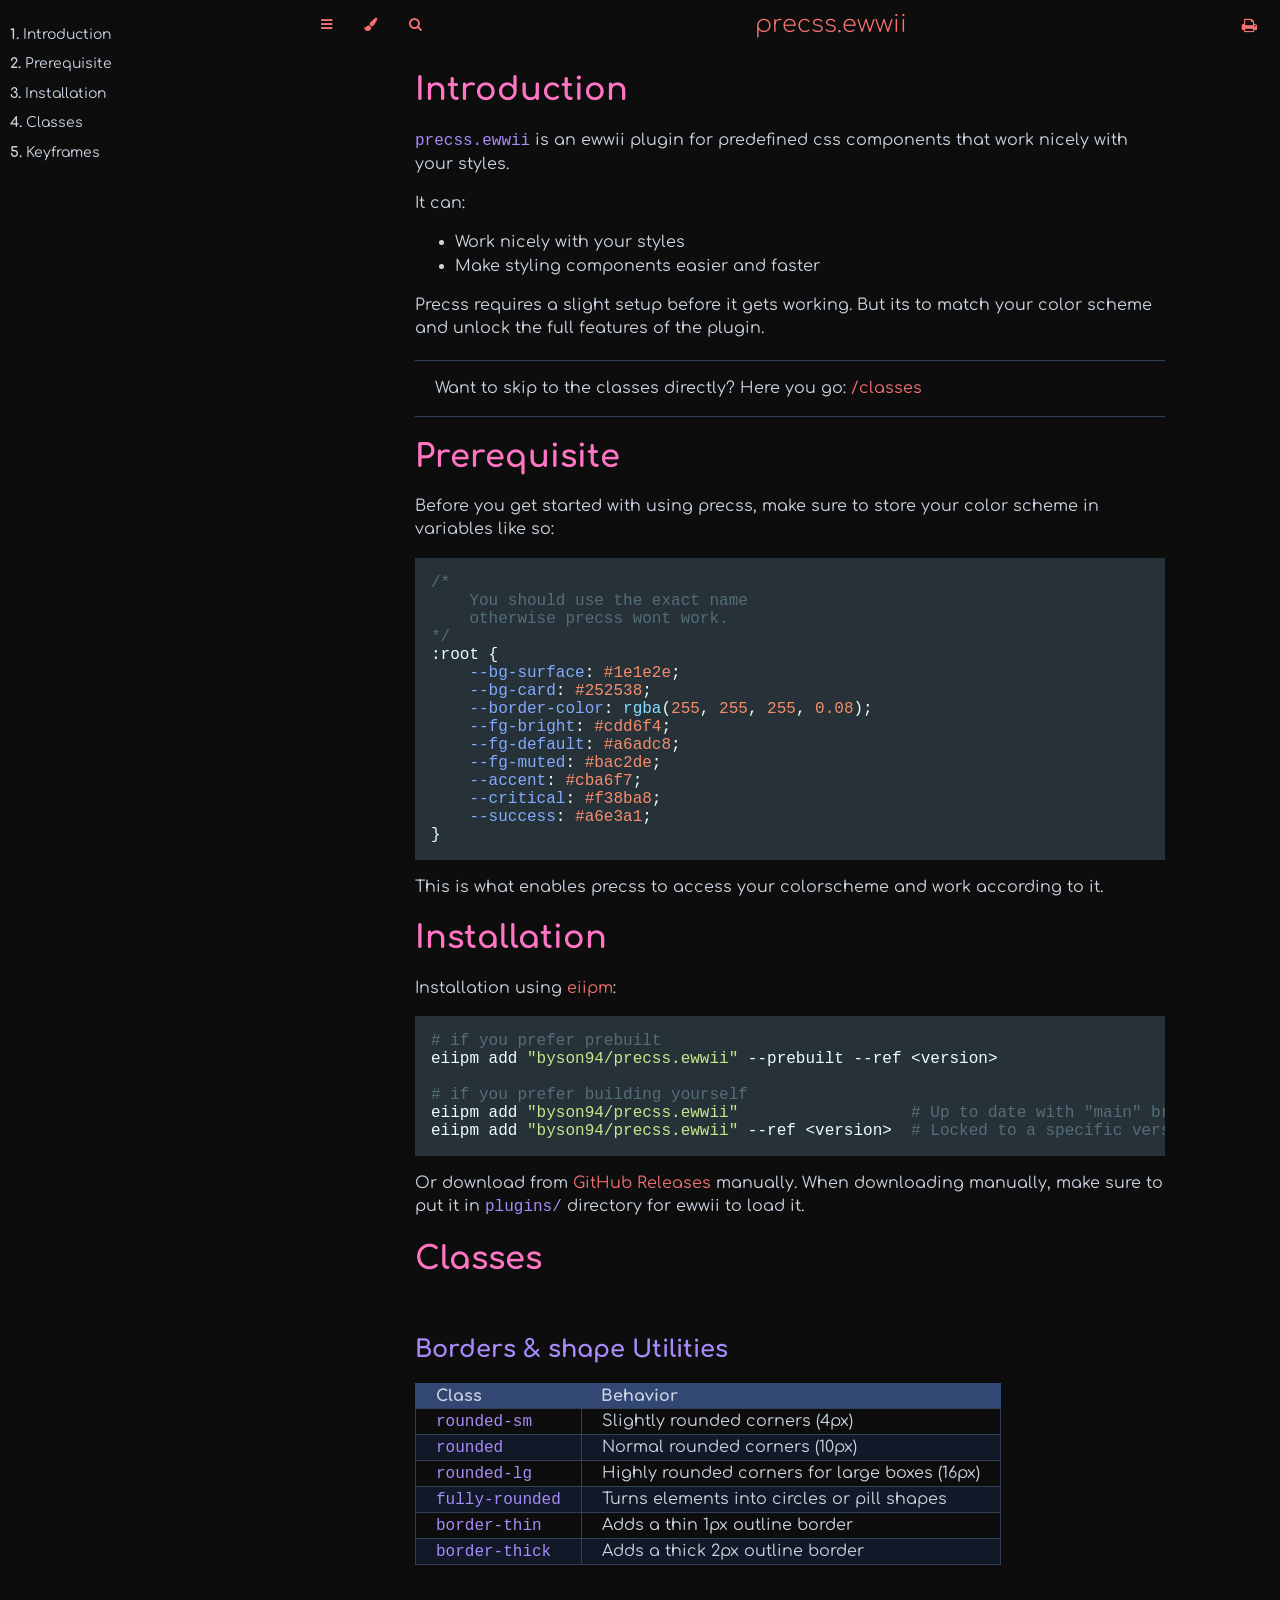
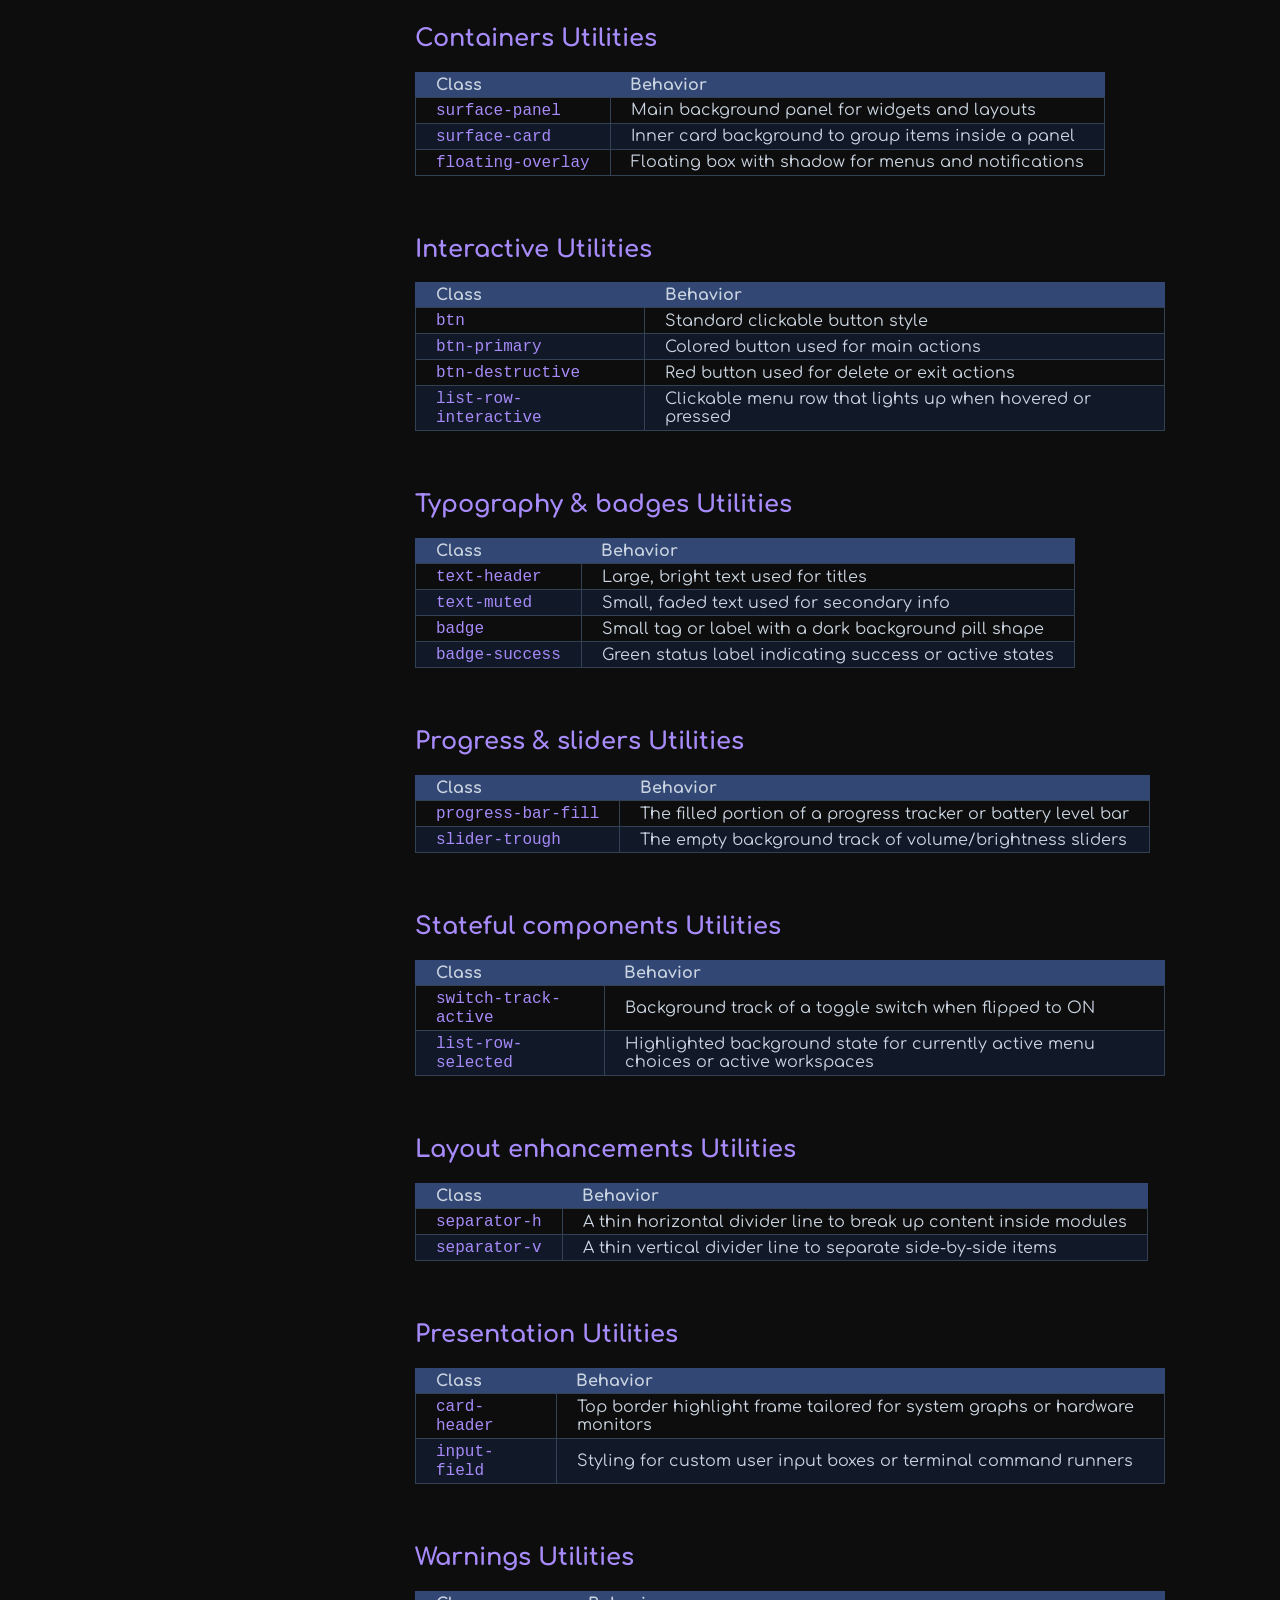
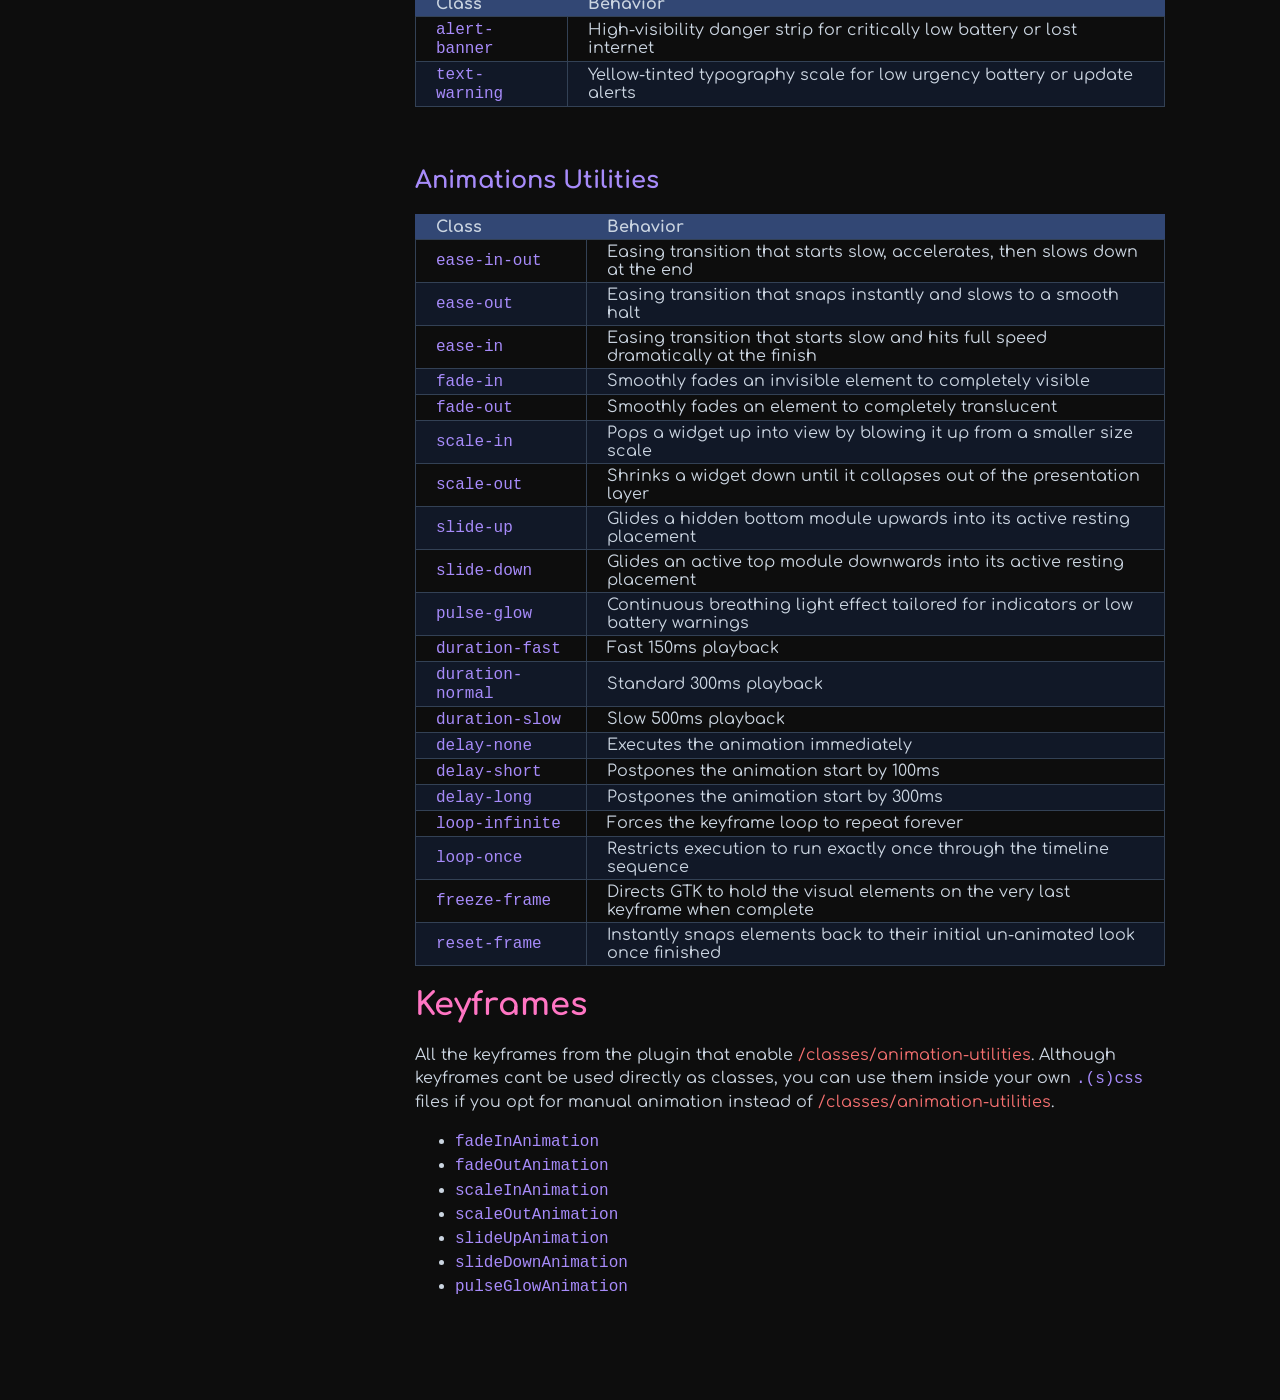
<file: book/print.html>
<!DOCTYPE HTML>
<html lang="en" class="sidebar-visible no-js oranda-dark">
    <head>
        <!-- Book generated using mdBook -->
        <meta charset="UTF-8">
        <title>precss.ewwii</title>
        <meta name="robots" content="noindex" />


        <!-- Custom HTML head -->
        
        <meta name="description" content="">
        <meta name="viewport" content="width=device-width, initial-scale=1">
        <meta name="theme-color" content="#ffffff" />

        <link rel="icon" href="favicon.svg">
        <link rel="shortcut icon" href="favicon.png">
        <link rel="stylesheet" href="css/variables.css">
        <link rel="stylesheet" href="css/general.css">
        <link rel="stylesheet" href="css/chrome.css">
        <link rel="stylesheet" href="css/print.css" media="print">

        <!-- Fonts -->
        <link rel="stylesheet" href="FontAwesome/css/font-awesome.css">
        <link rel="stylesheet" href="fonts/fonts.css">

        <!-- Highlight.js Stylesheets -->
        <link rel="stylesheet" href="highlight.css">
        <link rel="stylesheet" href="tomorrow-night.css">
        <link rel="stylesheet" href="ayu-highlight.css">
        <link rel="stylesheet" href="oranda-highlight.css">

        <!-- Custom theme stylesheets -->
        <link rel="stylesheet" href="theme/custom.css">

    </head>
    <body>
    <div id="body-container">
        <!-- Provide site root to javascript -->
        <script>
            var path_to_root = "";
            var default_theme = window.matchMedia("(prefers-color-scheme: dark)").matches ? "oranda-dark" : "oranda-dark";
        </script>

        <!-- Work around some values being stored in localStorage wrapped in quotes -->
        <script>
            try {
                var theme = localStorage.getItem('orandamdbook-theme');
                var sidebar = localStorage.getItem('mdbook-sidebar');

                if (theme.startsWith('"') && theme.endsWith('"')) {
                    localStorage.setItem('orandamdbook-theme', theme.slice(1, theme.length - 1));
                }

                if (sidebar.startsWith('"') && sidebar.endsWith('"')) {
                    localStorage.setItem('mdbook-sidebar', sidebar.slice(1, sidebar.length - 1));
                }
            } catch (e) { }
        </script>

        <!-- Set the theme before any content is loaded, prevents flash -->
        <script>
            var theme;
            try { theme = localStorage.getItem('orandamdbook-theme'); } catch(e) { }
            if (theme === null || theme === undefined) { theme = default_theme; }
            var html = document.querySelector('html');
            html.classList.remove('no-js')
            html.classList.remove('oranda-dark')
            html.classList.add(theme);
            html.classList.add('js');
        </script>

        <!-- Hide / unhide sidebar before it is displayed -->
        <script>
            var html = document.querySelector('html');
            var sidebar = 'hidden';
            if (document.body.clientWidth >= 1080) {
                try { sidebar = localStorage.getItem('mdbook-sidebar'); } catch(e) { }
                sidebar = sidebar || 'visible';
            }
            html.classList.remove('sidebar-visible');
            html.classList.add("sidebar-" + sidebar);
        </script>

        <nav id="sidebar" class="sidebar" aria-label="Table of contents">
            <div class="sidebar-scrollbox">
                <ol class="chapter"><li class="chapter-item expanded "><a href="introduction.html"><strong aria-hidden="true">1.</strong> Introduction</a></li><li class="chapter-item expanded "><a href="prerequisite.html"><strong aria-hidden="true">2.</strong> Prerequisite</a></li><li class="chapter-item expanded "><a href="install.html"><strong aria-hidden="true">3.</strong> Installation</a></li><li class="chapter-item expanded "><a href="classes.html"><strong aria-hidden="true">4.</strong> Classes</a></li><li class="chapter-item expanded "><a href="keyframes.html"><strong aria-hidden="true">5.</strong> Keyframes</a></li></ol>
            </div>
            <div id="sidebar-resize-handle" class="sidebar-resize-handle"></div>
        </nav>

        <div id="page-wrapper" class="page-wrapper">

            <div class="page">
                                <div id="menu-bar-hover-placeholder"></div>
                <div id="menu-bar" class="menu-bar sticky bordered">
                    <div class="left-buttons">
                        <button id="sidebar-toggle" class="icon-button" type="button" title="Toggle Table of Contents" aria-label="Toggle Table of Contents" aria-controls="sidebar">
                            <i class="fa fa-bars"></i>
                        </button>
                        <button id="theme-toggle" class="icon-button" type="button" title="Change theme" aria-label="Change theme" aria-haspopup="true" aria-expanded="false" aria-controls="theme-list">
                            <i class="fa fa-paint-brush"></i>
                        </button>
                        <ul id="theme-list" class="theme-popup" aria-label="Themes" role="menu">
                            <li role="none"><button role="menuitem" class="theme" id="light">Light</button></li>
                            <li role="none"><button role="menuitem" class="theme" id="rust">Rust</button></li>
                            <li role="none"><button role="menuitem" class="theme" id="coal">Coal</button></li>
                            <li role="none"><button role="menuitem" class="theme" id="navy">Navy</button></li>
                            <li role="none"><button role="menuitem" class="theme" id="ayu">Ayu</button></li>
                            <li role="none"><button role="menuitem" class="theme" id="oranda-dark">Axo Dark</button></li>
                            <li role="none"><button role="menuitem" class="theme" id="oranda-light">Axo Light</button></li>

                        </ul>
                        <button id="search-toggle" class="icon-button" type="button" title="Search. (Shortkey: s)" aria-label="Toggle Searchbar" aria-expanded="false" aria-keyshortcuts="S" aria-controls="searchbar">
                            <i class="fa fa-search"></i>
                        </button>
                    </div>

                    <h1 class="menu-title">precss.ewwii</h1>

                    <div class="right-buttons">
                        <a href="print.html" title="Print this book" aria-label="Print this book">
                            <i id="print-button" class="fa fa-print"></i>
                        </a>

                    </div>
                </div>

                <div id="search-wrapper" class="hidden">
                    <form id="searchbar-outer" class="searchbar-outer">
                        <input type="search" id="searchbar" name="searchbar" placeholder="Search this book ..." aria-controls="searchresults-outer" aria-describedby="searchresults-header">
                    </form>
                    <div id="searchresults-outer" class="searchresults-outer hidden">
                        <div id="searchresults-header" class="searchresults-header"></div>
                        <ul id="searchresults">
                        </ul>
                    </div>
                </div>

                <!-- Apply ARIA attributes after the sidebar and the sidebar toggle button are added to the DOM -->
                <script>
                    document.getElementById('sidebar-toggle').setAttribute('aria-expanded', sidebar === 'visible');
                    document.getElementById('sidebar').setAttribute('aria-hidden', sidebar !== 'visible');
                    Array.from(document.querySelectorAll('#sidebar a')).forEach(function(link) {
                        link.setAttribute('tabIndex', sidebar === 'visible' ? 0 : -1);
                    });
                </script>

                <div id="content" class="content">
                    <main>
                        <h1 id="introduction"><a class="header" href="#introduction">Introduction</a></h1>
<p><code>precss.ewwii</code> is an ewwii plugin for predefined css components that work nicely with your styles.</p>
<p>It can:</p>
<ul>
<li>Work nicely with your styles</li>
<li>Make styling components easier and faster</li>
</ul>
<p>Precss requires a slight setup before it gets working. But its to match your color scheme and unlock the full features of the plugin.</p>
<blockquote>
<p>Want to skip to the classes directly? Here you go: <a href="./classes.html">/classes</a></p>
</blockquote>
<div style="break-before: page; page-break-before: always;"></div><h1 id="prerequisite"><a class="header" href="#prerequisite">Prerequisite</a></h1>
<p>Before you get started with using precss, make sure to store your color scheme in variables like so:</p>
<pre><code class="language-css">/* 
    You should use the exact name
    otherwise precss wont work.
*/
:root {
    --bg-surface: #1e1e2e;
    --bg-card: #252538;
    --border-color: rgba(255, 255, 255, 0.08);
    --fg-bright: #cdd6f4;
    --fg-default: #a6adc8;
    --fg-muted: #bac2de;
    --accent: #cba6f7;
    --critical: #f38ba8;
    --success: #a6e3a1;
}
</code></pre>
<p>This is what enables precss to access your colorscheme and work according to it.</p>
<div style="break-before: page; page-break-before: always;"></div><h1 id="installation"><a class="header" href="#installation">Installation</a></h1>
<p>Installation using <a href="https://github.com/ewwii-sh/eiipm">eiipm</a>:</p>
<pre><code class="language-bash"># if you prefer prebuilt
eiipm add &quot;byson94/precss.ewwii&quot; --prebuilt --ref &lt;version&gt;

# if you prefer building yourself
eiipm add &quot;byson94/precss.ewwii&quot;                  # Up to date with &quot;main&quot; branch
eiipm add &quot;byson94/precss.ewwii&quot; --ref &lt;version&gt;  # Locked to a specific version
</code></pre>
<p>Or download from <a href="https://github.com/byson94/precss.ewwii/releases/">GitHub Releases</a> manually. When downloading manually, make sure to put it in <code>plugins/</code> directory for ewwii to load it.</p>
<div style="break-before: page; page-break-before: always;"></div><h1 id="classes"><a class="header" href="#classes">Classes</a></h1>
<h2 id="borders--shape-utilities"><a class="header" href="#borders--shape-utilities">Borders &amp; shape Utilities</a></h2>
<div class="table-wrapper"><table><thead><tr><th style="text-align: left">Class</th><th style="text-align: left">Behavior</th></tr></thead><tbody>
<tr><td style="text-align: left"><code>rounded-sm</code></td><td style="text-align: left">Slightly rounded corners (4px)</td></tr>
<tr><td style="text-align: left"><code>rounded</code></td><td style="text-align: left">Normal rounded corners (10px)</td></tr>
<tr><td style="text-align: left"><code>rounded-lg</code></td><td style="text-align: left">Highly rounded corners for large boxes (16px)</td></tr>
<tr><td style="text-align: left"><code>fully-rounded</code></td><td style="text-align: left">Turns elements into circles or pill shapes</td></tr>
<tr><td style="text-align: left"><code>border-thin</code></td><td style="text-align: left">Adds a thin 1px outline border</td></tr>
<tr><td style="text-align: left"><code>border-thick</code></td><td style="text-align: left">Adds a thick 2px outline border</td></tr>
</tbody></table>
</div>
<h2 id="containers-utilities"><a class="header" href="#containers-utilities">Containers Utilities</a></h2>
<div class="table-wrapper"><table><thead><tr><th style="text-align: left">Class</th><th style="text-align: left">Behavior</th></tr></thead><tbody>
<tr><td style="text-align: left"><code>surface-panel</code></td><td style="text-align: left">Main background panel for widgets and layouts</td></tr>
<tr><td style="text-align: left"><code>surface-card</code></td><td style="text-align: left">Inner card background to group items inside a panel</td></tr>
<tr><td style="text-align: left"><code>floating-overlay</code></td><td style="text-align: left">Floating box with shadow for menus and notifications</td></tr>
</tbody></table>
</div>
<h2 id="interactive-utilities"><a class="header" href="#interactive-utilities">Interactive Utilities</a></h2>
<div class="table-wrapper"><table><thead><tr><th style="text-align: left">Class</th><th style="text-align: left">Behavior</th></tr></thead><tbody>
<tr><td style="text-align: left"><code>btn</code></td><td style="text-align: left">Standard clickable button style</td></tr>
<tr><td style="text-align: left"><code>btn-primary</code></td><td style="text-align: left">Colored button used for main actions</td></tr>
<tr><td style="text-align: left"><code>btn-destructive</code></td><td style="text-align: left">Red button used for delete or exit actions</td></tr>
<tr><td style="text-align: left"><code>list-row-interactive</code></td><td style="text-align: left">Clickable menu row that lights up when hovered or pressed</td></tr>
</tbody></table>
</div>
<h2 id="typography--badges-utilities"><a class="header" href="#typography--badges-utilities">Typography &amp; badges Utilities</a></h2>
<div class="table-wrapper"><table><thead><tr><th style="text-align: left">Class</th><th style="text-align: left">Behavior</th></tr></thead><tbody>
<tr><td style="text-align: left"><code>text-header</code></td><td style="text-align: left">Large, bright text used for titles</td></tr>
<tr><td style="text-align: left"><code>text-muted</code></td><td style="text-align: left">Small, faded text used for secondary info</td></tr>
<tr><td style="text-align: left"><code>badge</code></td><td style="text-align: left">Small tag or label with a dark background pill shape</td></tr>
<tr><td style="text-align: left"><code>badge-success</code></td><td style="text-align: left">Green status label indicating success or active states</td></tr>
</tbody></table>
</div>
<h2 id="progress--sliders-utilities"><a class="header" href="#progress--sliders-utilities">Progress &amp; sliders Utilities</a></h2>
<div class="table-wrapper"><table><thead><tr><th style="text-align: left">Class</th><th style="text-align: left">Behavior</th></tr></thead><tbody>
<tr><td style="text-align: left"><code>progress-bar-fill</code></td><td style="text-align: left">The filled portion of a progress tracker or battery level bar</td></tr>
<tr><td style="text-align: left"><code>slider-trough</code></td><td style="text-align: left">The empty background track of volume/brightness sliders</td></tr>
</tbody></table>
</div>
<h2 id="stateful-components-utilities"><a class="header" href="#stateful-components-utilities">Stateful components Utilities</a></h2>
<div class="table-wrapper"><table><thead><tr><th style="text-align: left">Class</th><th style="text-align: left">Behavior</th></tr></thead><tbody>
<tr><td style="text-align: left"><code>switch-track-active</code></td><td style="text-align: left">Background track of a toggle switch when flipped to ON</td></tr>
<tr><td style="text-align: left"><code>list-row-selected</code></td><td style="text-align: left">Highlighted background state for currently active menu choices or active workspaces</td></tr>
</tbody></table>
</div>
<h2 id="layout-enhancements-utilities"><a class="header" href="#layout-enhancements-utilities">Layout enhancements Utilities</a></h2>
<div class="table-wrapper"><table><thead><tr><th style="text-align: left">Class</th><th style="text-align: left">Behavior</th></tr></thead><tbody>
<tr><td style="text-align: left"><code>separator-h</code></td><td style="text-align: left">A thin horizontal divider line to break up content inside modules</td></tr>
<tr><td style="text-align: left"><code>separator-v</code></td><td style="text-align: left">A thin vertical divider line to separate side-by-side items</td></tr>
</tbody></table>
</div>
<h2 id="presentation-utilities"><a class="header" href="#presentation-utilities">Presentation Utilities</a></h2>
<div class="table-wrapper"><table><thead><tr><th style="text-align: left">Class</th><th style="text-align: left">Behavior</th></tr></thead><tbody>
<tr><td style="text-align: left"><code>card-header</code></td><td style="text-align: left">Top border highlight frame tailored for system graphs or hardware monitors</td></tr>
<tr><td style="text-align: left"><code>input-field</code></td><td style="text-align: left">Styling for custom user input boxes or terminal command runners</td></tr>
</tbody></table>
</div>
<h2 id="warnings-utilities"><a class="header" href="#warnings-utilities">Warnings Utilities</a></h2>
<div class="table-wrapper"><table><thead><tr><th style="text-align: left">Class</th><th style="text-align: left">Behavior</th></tr></thead><tbody>
<tr><td style="text-align: left"><code>alert-banner</code></td><td style="text-align: left">High-visibility danger strip for critically low battery or lost internet</td></tr>
<tr><td style="text-align: left"><code>text-warning</code></td><td style="text-align: left">Yellow-tinted typography scale for low urgency battery or update alerts</td></tr>
</tbody></table>
</div>
<h2 id="animations-utilities"><a class="header" href="#animations-utilities">Animations Utilities</a></h2>
<div class="table-wrapper"><table><thead><tr><th style="text-align: left">Class</th><th style="text-align: left">Behavior</th></tr></thead><tbody>
<tr><td style="text-align: left"><code>ease-in-out</code></td><td style="text-align: left">Easing transition that starts slow, accelerates, then slows down at the end</td></tr>
<tr><td style="text-align: left"><code>ease-out</code></td><td style="text-align: left">Easing transition that snaps instantly and slows to a smooth halt</td></tr>
<tr><td style="text-align: left"><code>ease-in</code></td><td style="text-align: left">Easing transition that starts slow and hits full speed dramatically at the finish</td></tr>
<tr><td style="text-align: left"><code>fade-in</code></td><td style="text-align: left">Smoothly fades an invisible element to completely visible</td></tr>
<tr><td style="text-align: left"><code>fade-out</code></td><td style="text-align: left">Smoothly fades an element to completely translucent</td></tr>
<tr><td style="text-align: left"><code>scale-in</code></td><td style="text-align: left">Pops a widget up into view by blowing it up from a smaller size scale</td></tr>
<tr><td style="text-align: left"><code>scale-out</code></td><td style="text-align: left">Shrinks a widget down until it collapses out of the presentation layer</td></tr>
<tr><td style="text-align: left"><code>slide-up</code></td><td style="text-align: left">Glides a hidden bottom module upwards into its active resting placement</td></tr>
<tr><td style="text-align: left"><code>slide-down</code></td><td style="text-align: left">Glides an active top module downwards into its active resting placement</td></tr>
<tr><td style="text-align: left"><code>pulse-glow</code></td><td style="text-align: left">Continuous breathing light effect tailored for indicators or low battery warnings</td></tr>
<tr><td style="text-align: left"><code>duration-fast</code></td><td style="text-align: left">Fast 150ms playback</td></tr>
<tr><td style="text-align: left"><code>duration-normal</code></td><td style="text-align: left">Standard 300ms playback</td></tr>
<tr><td style="text-align: left"><code>duration-slow</code></td><td style="text-align: left">Slow 500ms playback</td></tr>
<tr><td style="text-align: left"><code>delay-none</code></td><td style="text-align: left">Executes the animation immediately</td></tr>
<tr><td style="text-align: left"><code>delay-short</code></td><td style="text-align: left">Postpones the animation start by 100ms</td></tr>
<tr><td style="text-align: left"><code>delay-long</code></td><td style="text-align: left">Postpones the animation start by 300ms</td></tr>
<tr><td style="text-align: left"><code>loop-infinite</code></td><td style="text-align: left">Forces the keyframe loop to repeat forever</td></tr>
<tr><td style="text-align: left"><code>loop-once</code></td><td style="text-align: left">Restricts execution to run exactly once through the timeline sequence</td></tr>
<tr><td style="text-align: left"><code>freeze-frame</code></td><td style="text-align: left">Directs GTK to hold the visual elements on the very last keyframe when complete</td></tr>
<tr><td style="text-align: left"><code>reset-frame</code></td><td style="text-align: left">Instantly snaps elements back to their initial un-animated look once finished</td></tr>
</tbody></table>
</div><div style="break-before: page; page-break-before: always;"></div><h1 id="keyframes"><a class="header" href="#keyframes">Keyframes</a></h1>
<p>All the keyframes from the plugin that enable <a href="./classes.html#animations-utilities">/classes/animation-utilities</a>. Although keyframes cant be used directly as classes, you can use them inside your own <code>.(s)css</code> files if you opt for manual animation instead of <a href="./classes.html#animations-utilities">/classes/animation-utilities</a>.</p>
<ul>
<li><code>fadeInAnimation</code></li>
<li><code>fadeOutAnimation</code></li>
<li><code>scaleInAnimation</code></li>
<li><code>scaleOutAnimation</code></li>
<li><code>slideUpAnimation</code></li>
<li><code>slideDownAnimation</code></li>
<li><code>pulseGlowAnimation</code></li>
</ul>

                    </main>

                    <nav class="nav-wrapper" aria-label="Page navigation">
                        <!-- Mobile navigation buttons -->


                        <div style="clear: both"></div>
                    </nav>
                </div>
            </div>

            <nav class="nav-wide-wrapper" aria-label="Page navigation">

            </nav>

        </div>




        <script>
            window.playground_copyable = true;
        </script>


        <script src="elasticlunr.min.js"></script>
        <script src="mark.min.js"></script>
        <script src="searcher.js"></script>

        <script src="clipboard.min.js"></script>
        <script src="highlight.js"></script>
        <script src="book.js"></script>

        <!-- Custom JS scripts -->

        <script>
        window.addEventListener('load', function() {
            window.setTimeout(window.print, 100);
        });
        </script>

    </div>
    </body>
</html>
</file>
<file: book/css/variables.css>
/* Globals */

:root {
    --sidebar-width: 300px;
    --page-padding: 15px;
    --content-max-width: 750px;
    --menu-bar-height: 50px;
    
    --mono-font: "Source Code Pro", Consolas, "Ubuntu Mono", Menlo, "DejaVu Sans Mono", monospace, monospace;
    --code-font-size: 0.875em /* please adjust the ace font size accordingly in editor.js */

    /* axomdbook mods to add some more knobs to themes */
    --title-fg: var(--fg);
    --subtitle-fg: var(--title-fg);
    --main-font: "Open Sans", sans-serif;
}

/* Themes */

.ayu {
    --bg: hsl(210, 25%, 8%);
    --fg: #c5c5c5;

    --sidebar-bg: #14191f;
    --sidebar-fg: #c8c9db;
    --sidebar-non-existant: #5c6773;
    --sidebar-active: #ffb454;
    --sidebar-spacer: #2d334f;

    --scrollbar: var(--sidebar-fg);

    --icons: #737480;
    --icons-hover: #b7b9cc;

    --links: #0096cf;

    --inline-code-color: #ffb454;

    --theme-popup-bg: #14191f;
    --theme-popup-border: #5c6773;
    --theme-hover: #191f26;

    --quote-bg: hsl(226, 15%, 17%);
    --quote-border: hsl(226, 15%, 22%);

    --table-border-color: hsl(210, 25%, 13%);
    --table-header-bg: hsl(210, 25%, 28%);
    --table-alternate-bg: hsl(210, 25%, 11%);

    --searchbar-border-color: #848484;
    --searchbar-bg: #424242;
    --searchbar-fg: #fff;
    --searchbar-shadow-color: #d4c89f;
    --searchresults-header-fg: #666;
    --searchresults-border-color: #888;
    --searchresults-li-bg: #252932;
    --search-mark-bg: #e3b171;
}

.coal {
    --bg: hsl(200, 7%, 8%);
    --fg: #98a3ad;

    --sidebar-bg: #292c2f;
    --sidebar-fg: #a1adb8;
    --sidebar-non-existant: #505254;
    --sidebar-active: #3473ad;
    --sidebar-spacer: #393939;

    --scrollbar: var(--sidebar-fg);

    --icons: #43484d;
    --icons-hover: #b3c0cc;

    --links: #2b79a2;

    --inline-code-color: #c5c8c6;

    --theme-popup-bg: #141617;
    --theme-popup-border: #43484d;
    --theme-hover: #1f2124;

    --quote-bg: hsl(234, 21%, 18%);
    --quote-border: hsl(234, 21%, 23%);

    --table-border-color: hsl(200, 7%, 13%);
    --table-header-bg: hsl(200, 7%, 28%);
    --table-alternate-bg: hsl(200, 7%, 11%);

    --searchbar-border-color: #aaa;
    --searchbar-bg: #b7b7b7;
    --searchbar-fg: #000;
    --searchbar-shadow-color: #aaa;
    --searchresults-header-fg: #666;
    --searchresults-border-color: #98a3ad;
    --searchresults-li-bg: #2b2b2f;
    --search-mark-bg: #355c7d;
}

.light {
    --bg: hsl(0, 0%, 100%);
    --fg: hsl(0, 0%, 0%);

    --sidebar-bg: #fafafa;
    --sidebar-fg: hsl(0, 0%, 0%);
    --sidebar-non-existant: #aaaaaa;
    --sidebar-active: #1f1fff;
    --sidebar-spacer: #f4f4f4;

    --scrollbar: #8F8F8F;

    --icons: #747474;
    --icons-hover: #000000;

    --links: #20609f;

    --inline-code-color: #301900;

    --theme-popup-bg: #fafafa;
    --theme-popup-border: #cccccc;
    --theme-hover: #e6e6e6;

    --quote-bg: hsl(197, 37%, 96%);
    --quote-border: hsl(197, 37%, 91%);

    --table-border-color: hsl(0, 0%, 95%);
    --table-header-bg: hsl(0, 0%, 80%);
    --table-alternate-bg: hsl(0, 0%, 97%);

    --searchbar-border-color: #aaa;
    --searchbar-bg: #fafafa;
    --searchbar-fg: #000;
    --searchbar-shadow-color: #aaa;
    --searchresults-header-fg: #666;
    --searchresults-border-color: #888;
    --searchresults-li-bg: #e4f2fe;
    --search-mark-bg: #a2cff5;
}

.navy {
    --bg: hsl(226, 23%, 11%);
    --fg: #bcbdd0;

    --sidebar-bg: #282d3f;
    --sidebar-fg: #c8c9db;
    --sidebar-non-existant: #505274;
    --sidebar-active: #2b79a2;
    --sidebar-spacer: #2d334f;

    --scrollbar: var(--sidebar-fg);

    --icons: #737480;
    --icons-hover: #b7b9cc;

    --links: #2b79a2;

    --inline-code-color: #c5c8c6;

    --theme-popup-bg: #161923;
    --theme-popup-border: #737480;
    --theme-hover: #282e40;

    --quote-bg: hsl(226, 15%, 17%);
    --quote-border: hsl(226, 15%, 22%);

    --table-border-color: hsl(226, 23%, 16%);
    --table-header-bg: hsl(226, 23%, 31%);
    --table-alternate-bg: hsl(226, 23%, 14%);

    --searchbar-border-color: #aaa;
    --searchbar-bg: #aeaec6;
    --searchbar-fg: #000;
    --searchbar-shadow-color: #aaa;
    --searchresults-header-fg: #5f5f71;
    --searchresults-border-color: #5c5c68;
    --searchresults-li-bg: #242430;
    --search-mark-bg: #a2cff5;
}

.rust {
    --bg: hsl(60, 9%, 87%);
    --fg: #262625;

    --sidebar-bg: #3b2e2a;
    --sidebar-fg: #c8c9db;
    --sidebar-non-existant: #505254;
    --sidebar-active: #e69f67;
    --sidebar-spacer: #45373a;

    --scrollbar: var(--sidebar-fg);

    --icons: #737480;
    --icons-hover: #262625;

    --links: #2b79a2;

    --inline-code-color: #6e6b5e;

    --theme-popup-bg: #e1e1db;
    --theme-popup-border: #b38f6b;
    --theme-hover: #99908a;

    --quote-bg: hsl(60, 5%, 75%);
    --quote-border: hsl(60, 5%, 70%);

    --table-border-color: hsl(60, 9%, 82%);
    --table-header-bg: #b3a497;
    --table-alternate-bg: hsl(60, 9%, 84%);

    --searchbar-border-color: #aaa;
    --searchbar-bg: #fafafa;
    --searchbar-fg: #000;
    --searchbar-shadow-color: #aaa;
    --searchresults-header-fg: #666;
    --searchresults-border-color: #888;
    --searchresults-li-bg: #dec2a2;
    --search-mark-bg: #e69f67;
}

@media (prefers-color-scheme: dark) {
    .light.no-js {
        --bg: hsl(200, 7%, 8%);
        --fg: #98a3ad;

        --sidebar-bg: #292c2f;
        --sidebar-fg: #a1adb8;
        --sidebar-non-existant: #505254;
        --sidebar-active: #3473ad;
        --sidebar-spacer: #393939;

        --scrollbar: var(--sidebar-fg);

        --icons: #43484d;
        --icons-hover: #b3c0cc;

        --links: #2b79a2;

        --inline-code-color: #c5c8c6;

        --theme-popup-bg: #141617;
        --theme-popup-border: #43484d;
        --theme-hover: #1f2124;

        --quote-bg: hsl(234, 21%, 18%);
        --quote-border: hsl(234, 21%, 23%);

        --table-border-color: hsl(200, 7%, 13%);
        --table-header-bg: hsl(200, 7%, 28%);
        --table-alternate-bg: hsl(200, 7%, 11%);

        --searchbar-border-color: #aaa;
        --searchbar-bg: #b7b7b7;
        --searchbar-fg: #000;
        --searchbar-shadow-color: #aaa;
        --searchresults-header-fg: #666;
        --searchresults-border-color: #98a3ad;
        --searchresults-li-bg: #2b2b2f;
        --search-mark-bg: #355c7d;
    }
}

/* oranda theme gets injected here */
.oranda-dark {
    /*
      This part is just defining constants that are consistent
      between both axo themes, which fringe/oranda-css should probably
      be injecting into this file. For now, they're hardcoded.
    */
    --color-axo-pink: hsla(326, 100%, 73%, 1);
    --color-axo-pink-dark: hsla(326, 52%, 58%, 1);
    --color-axo-orange: hsla(0, 87%, 70%, 1);
    --color-axo-orange-dark: hsla(356, 75%, 64%, 1);
    --color-axo-highlighter: hsla(51, 100%, 50%, 1);
    --color-axo-black: hsla(0, 0%, 5%, 1);
    /* i think this is defined by fringe, but it didn't have a name so i made this one */
    --color-axo-purple: rgb(167 139 250);
    /* fringe builtins */
    --color-slate-50: #f8fafc;
    --color-slate-300: #cbd5e1;
    --color-slate-700: #334155;
    --color-slate-800: #1e293b;
    /* another maybe-fringe-no-good-name */
    --color-wellish: rgb(17 24 39);
    /* this one is totally made up, idk */
    --color-wellish-light: rgb(50, 71, 116);

    /*
      Here we select which colors/fonts to use for this specific theme.
      This first block calls a lot of the shots, most other definitions just
      defer to these values.
    */
    --bg: var(--color-axo-black);
    --fg: var(--color-slate-300);
    --well-bg: var(--color-wellish);
    --well-bg-highlight: var(--color-wellish-light);
    --title-fg: var(--color-axo-pink);
    --subtitle-fg: var(--color-axo-purple);
    --border-color: var(--color-slate-700);
    --main-font: Comfortaa, Comfortaa override, ui-sans-serif, system-ui, -apple-system, BlinkMacSystemFont, Segoe UI, Roboto, Helvetica Neue, Arial, Noto Sans, sans-serif, Apple Color Emoji, Segoe UI Emoji, Segoe UI Symbol, Noto Color Emoji;
    --mono-font: ui-monospace, SFMono-Regular, Menlo, Monaco, Consolas, Liberation Mono, Courier New, monospace;

    --sidebar-bg: var(--bg);
    --sidebar-fg: var(--fg);
    --sidebar-non-existant: var(--bg);
    --sidebar-active: var(--color-axo-pink);
    --sidebar-spacer: var(--border-color);

    --scrollbar: default;

    --icons: var(--color-axo-orange);
    --icons-hover: var(--color-axo-pink);

    --links: var(--color-axo-orange);
    --links-hover: var(--color-axo-pink);

    --inline-code-color: var(--color-axo-purple);

    --theme-popup-bg: var(--well-bg);
    --theme-popup-border: var(--border-color);
    --theme-hover: var(--well-bg-highlight);

    --quote-bg: var(--bg);
    --quote-border: var(--border-color);

    --table-border-color: var(--border-color);
    --table-header-bg: var(--well-bg-highlight);
    --table-alternate-bg: var(--well-bg);

    --searchbar-border-color: var(--border-color);
    --searchbar-bg: var(--well-bg);
    --searchbar-fg: var(--fg);
    --searchbar-shadow-color: var(--border-color);
    --searchresults-header-fg: var(--title-fg);
    --searchresults-border-color: var(--border-color);
    --searchresults-li-bg: var(--well-bg);
    --search-mark-bg: var(--color-axo-highlighter);
}

.oranda-light {
    /*
      This part is just defining constants that are consistent
      between both axo themes, which fringe/oranda-css should probably
      be injecting into this file. For now, they're hardcoded.
    */
    --color-axo-pink: hsla(326, 100%, 73%, 1);
    --color-axo-pink-dark: hsla(326, 52%, 58%, 1);
    --color-axo-orange: hsla(0, 87%, 70%, 1);
    --color-axo-orange-dark: hsla(356, 75%, 64%, 1);
    --color-axo-highlighter: hsla(51, 100%, 50%, 1);
    --color-axo-black: hsla(0, 0%, 5%, 1);
    /* i think this is defined by fringe, but it didn't have a name so i made this one */
    --color-axo-purple: rgb(167 139 250);
    /* fringe builtins */
    --color-slate-50: #f8fafc;
    --color-slate-300: #cbd5e1;
    --color-slate-500: #64748b;
    --color-slate-700: #334155;
    --color-slate-800: #1e293b;
    /* another maybe-fringe-no-good-name */
    --color-wellish: rgb(17 24 39);
    /* this one is totally made up, idk */
    --color-wellish-light: rgb(50, 71, 116);

    /*
      Here we select which colors/fonts to use for this specific theme.
      This first block calls a lot of the shots, most other definitions just
      defer to these values.
    */
    --bg: var(--color-slate-50);
    --fg: var(--color-slate-800);
    --well-bg: var(--color-slate-300);
    --well-bg-highlight: var(--color-slate-500);
    --title-fg: var(--color-axo-pink);
    --subtitle-fg: var(--color-axo-purple);
    --border-color: var(--color-slate-700);
    --main-font: Comfortaa, Comfortaa override, ui-sans-serif, system-ui, -apple-system, BlinkMacSystemFont, Segoe UI, Roboto, Helvetica Neue, Arial, Noto Sans, sans-serif, Apple Color Emoji, Segoe UI Emoji, Segoe UI Symbol, Noto Color Emoji;
    --mono-font: ui-monospace, SFMono-Regular, Menlo, Monaco, Consolas, Liberation Mono, Courier New, monospace;

    --sidebar-bg: var(--bg);
    --sidebar-fg: var(--fg);
    --sidebar-non-existant: var(--bg);
    --sidebar-active: var(--color-axo-pink);
    --sidebar-spacer: var(--border-color);

    --scrollbar: default;

    --icons: var(--color-axo-orange);
    --icons-hover: var(--color-axo-pink);

    --links: var(--color-axo-orange);
    --links-hover: var(--color-axo-pink);

    --inline-code-color: var(--color-axo-purple);

    --theme-popup-bg: var(--well-bg);
    --theme-popup-border: var(--border-color);
    --theme-hover: var(--well-bg-highlight);

    --quote-bg: var(--bg);
    --quote-border: var(--border-color);

    --table-border-color: var(--border-color);
    --table-header-bg: var(--well-bg-highlight);
    --table-alternate-bg: var(--well-bg);

    --searchbar-border-color: var(--border-color);
    --searchbar-bg: var(--well-bg);
    --searchbar-fg: var(--fg);
    --searchbar-shadow-color: var(--border-color);
    --searchresults-header-fg: var(--title-fg);
    --searchresults-border-color: var(--border-color);
    --searchresults-li-bg: var(--well-bg);
    --search-mark-bg: var(--color-axo-highlighter);
}
</file>
<file: book/css/general.css>
/* Base styles and content styles */

@import "variables.css";

:root {
  /* Browser default font-size is 16px, this way 1 rem = 10px */
  font-size: 62.5%;
}

html {
  font-family: var(--main-font);
  color: var(--fg);
  background-color: var(--bg);
  text-size-adjust: none;
  -webkit-text-size-adjust: none;
}

body {
  margin: 0;
  font-size: 1.6rem;
  overflow-x: hidden;
}

code {
  font-family: var(--mono-font) !important;
  font-size: var(--code-font-size);
}

/* make long words/inline code not x overflow */
main {
  overflow-wrap: break-word;
}

/* make wide tables scroll if they overflow */
.table-wrapper {
  overflow-x: auto;
}

/* Don't change font size in headers. */
h1 code,
h2 code,
h3 code,
h4 code,
h5 code,
h6 code {
  font-size: unset;
}

.left {
  float: left;
}
.right {
  float: right;
}
.boring {
  opacity: 0.6;
}
.hide-boring .boring {
  display: none;
}
.hidden {
  display: none !important;
}

h2,
h3 {
  margin-top: 2.5em;
}
h4,
h5 {
  margin-top: 2em;
}

.header + .header h3,
.header + .header h4,
.header + .header h5 {
  margin-top: 1em;
}

h1:target::before,
h2:target::before,
h3:target::before,
h4:target::before,
h5:target::before,
h6:target::before {
  display: inline-block;
  content: "»";
  margin-left: -30px;
  width: 30px;
}

/* This is broken on Safari as of version 14, but is fixed
   in Safari Technology Preview 117 which I think will be Safari 14.2.
   https://bugs.webkit.org/show_bug.cgi?id=218076
*/
:target {
  scroll-margin-top: calc(var(--menu-bar-height) + 0.5em);
}

.page {
  outline: 0;
  padding: 0 var(--page-padding);
  margin-top: calc(
    0px - var(--menu-bar-height)
  ); /* Compensate for the #menu-bar-hover-placeholder */
}
.page-wrapper {
  box-sizing: border-box;
}
.js:not(.sidebar-resizing) .page-wrapper {
  transition: margin-left 0.3s ease, transform 0.3s ease; /* Animation: slide away */
}

.content {
  overflow-y: auto;
  min-height: 70vh;
  padding: 0 5px 50px 5px;
}
.content main {
  margin-left: auto;
  margin-right: auto;
  max-width: var(--content-max-width);
}
.content p {
  line-height: 1.45em;
}
.content ol {
  line-height: 1.45em;
}
.content ul {
  line-height: 1.45em;
}
.content a {
  text-decoration: none;
}
.content a:hover {
  text-decoration: underline;
}
.content img,
.content video {
  max-width: 100%;
}
.content h1 .header:link,
.content h1 .header:visited {
  color: var(--title-fg);
}
h2,
h3,
h4,
h5,
h6,
.content .header:link,
.content .header:visited {
  color: var(--subtitle-fg);
}

.content .header:link,
.content .header:visited:hover {
  text-decoration: none;
}

table {
  margin: 0 auto;
  border-collapse: collapse;
}
table td {
  padding: 3px 20px;
  border: 1px var(--table-border-color) solid;
}
table thead {
  background: var(--table-header-bg);
}
table thead td {
  font-weight: 700;
  border: none;
}
table thead th {
  padding: 3px 20px;
}
table thead tr {
  border: 1px var(--table-header-bg) solid;
}
/* Alternate background colors for rows */
table tbody tr:nth-child(2n) {
  background: var(--table-alternate-bg);
}

blockquote {
  margin: 20px 0;
  padding: 0 20px;
  color: var(--fg);
  background-color: var(--quote-bg);
  border-top: 0.1em solid var(--quote-border);
  border-bottom: 0.1em solid var(--quote-border);
}

kbd {
  background-color: var(--table-border-color);
  border-radius: 4px;
  border: solid 1px var(--theme-popup-border);
  box-shadow: inset 0 -1px 0 var(--theme-hover);
  display: inline-block;
  font-size: var(--code-font-size);
  font-family: var(--mono-font);
  line-height: 10px;
  padding: 4px 5px;
  vertical-align: middle;
}

:not(.footnote-definition) + .footnote-definition,
.footnote-definition + :not(.footnote-definition) {
  margin-top: 2em;
}
.footnote-definition {
  font-size: 0.9em;
  margin: 0.5em 0;
}
.footnote-definition p {
  display: inline;
}

.tooltiptext {
  position: absolute;
  visibility: hidden;
  color: #fff;
  background-color: #333;
  transform: translateX(
    -50%
  ); /* Center by moving tooltip 50% of its width left */
  left: -8px; /* Half of the width of the icon */
  top: -35px;
  font-size: 0.8em;
  text-align: center;
  border-radius: 6px;
  padding: 5px 8px;
  margin: 5px;
  z-index: 1000;
}
.tooltipped .tooltiptext {
  visibility: visible;
}

.chapter li.part-title {
  color: var(--sidebar-fg);
  margin: 5px 0px;
  font-weight: bold;
}

.result-no-output {
  font-style: italic;
}
</file>
<file: book/css/chrome.css>
/* CSS for UI elements (a.k.a. chrome) */

@import 'variables.css';

html {
    scrollbar-color: var(--scrollbar) var(--bg);
}
#searchresults a,
.content a:link,
a:visited,
a > .hljs {
    color: var(--links);
}
#searchresults a:hover,
.content a:hover,
a:hover,
a > .hljs:hover {
    color: var(--links-hover, var(--links));
}

/*
    body-container is necessary because mobile browsers don't seem to like
    overflow-x on the body tag when there is a <meta name="viewport"> tag.
*/
#body-container {
    /*
        This is used when the sidebar pushes the body content off the side of
        the screen on small screens. Without it, dragging on mobile Safari
        will want to reposition the viewport in a weird way.
    */
    overflow-x: hidden;
}

/* Menu Bar */

#menu-bar,
#menu-bar-hover-placeholder {
    z-index: 101;
    margin: auto calc(0px - var(--page-padding));
}
#menu-bar {
    position: relative;
    display: flex;
    flex-wrap: wrap;
    background-color: var(--bg);
    border-bottom-color: var(--bg);
    border-bottom-width: 1px;
    border-bottom-style: solid;
}
#menu-bar.sticky,
.js #menu-bar-hover-placeholder:hover + #menu-bar,
.js #menu-bar:hover,
.js.sidebar-visible #menu-bar {
    position: -webkit-sticky;
    position: sticky;
    top: 0 !important;
}
#menu-bar-hover-placeholder {
    position: sticky;
    position: -webkit-sticky;
    top: 0;
    height: var(--menu-bar-height);
}
#menu-bar.bordered {
    border-bottom-color: var(--table-border-color);
}
#menu-bar i, #menu-bar .icon-button {
    position: relative;
    padding: 0 8px;
    z-index: 10;
    line-height: var(--menu-bar-height);
    cursor: pointer;
    transition: color 0.5s;
}
@media only screen and (max-width: 420px) {
    #menu-bar i, #menu-bar .icon-button {
        padding: 0 5px;
    }
}

.icon-button {
    border: none;
    background: none;
    padding: 0;
    color: inherit;
}
.icon-button i {
    margin: 0;
}

.right-buttons {
    margin: 0 15px;
}
.right-buttons a {
    text-decoration: none;
}

.left-buttons {
    display: flex;
    margin: 0 5px;
}
.no-js .left-buttons {
    display: none;
}

.menu-title {
    display: inline-block;
    font-weight: 200;
    font-size: 2.4rem;
    line-height: var(--menu-bar-height);
    text-align: center;
    margin: 0;
    flex: 1;
    white-space: nowrap;
    overflow: hidden;
    text-overflow: ellipsis;
}
.js .menu-title {
    cursor: pointer;
}

.menu-bar,
.menu-bar:visited,
.nav-chapters,
.nav-chapters:visited,
.mobile-nav-chapters,
.mobile-nav-chapters:visited,
.menu-bar .icon-button,
.menu-bar a i {
    color: var(--icons);
}

.menu-bar i:hover,
.menu-bar .icon-button:hover,
.nav-chapters:hover,
.mobile-nav-chapters i:hover {
    color: var(--icons-hover);
}

/* Nav Icons */

.nav-chapters {
    font-size: 2.5em;
    text-align: center;
    text-decoration: none;

    position: fixed;
    top: 0;
    bottom: 0;
    margin: 0;
    max-width: 150px;
    min-width: 90px;

    display: flex;
    justify-content: center;
    align-content: center;
    flex-direction: column;

    transition: color 0.5s, background-color 0.5s;
}

.nav-chapters:hover {
    text-decoration: none;
    background-color: var(--theme-hover);
    transition: background-color 0.15s, color 0.15s;
}

.nav-wrapper {
    margin-top: 50px;
    display: none;
}

.mobile-nav-chapters {
    font-size: 2.5em;
    text-align: center;
    text-decoration: none;
    width: 90px;
    border-radius: 5px;
    background-color: var(--sidebar-bg);
}

.previous {
    float: left;
}

.next {
    float: right;
    right: var(--page-padding);
}

@media only screen and (max-width: 1080px) {
    .nav-wide-wrapper { display: none; }
    .nav-wrapper { display: block; }
}

@media only screen and (max-width: 1380px) {
    .sidebar-visible .nav-wide-wrapper { display: none; }
    .sidebar-visible .nav-wrapper { display: block; }
}

/* Inline code */

:not(pre) > .hljs {
    display: inline;
    padding: 0.1em 0.3em;
    border-radius: 3px;
}

:not(pre):not(a) > .hljs {
    color: var(--inline-code-color);
    overflow-x: initial;
}

/* 
  oranda standard theming is to not include boxes/bgs around inline code.
  this overloads values that are normally set by a highlightjs css
  file (*-highlight.css), which we don't want for other themes. There's
  no good way I could find to toggle this with pure vars, so it has to
  be done manually here.
*/
.oranda-dark :not(pre) > .hljs,
.oranda-light :not(pre) > .hljs {
    background-color: inherit;
    padding: 0em;
}

a:hover > .hljs {
    text-decoration: underline;
}

pre {
    position: relative;
}
pre > .buttons {
    position: absolute;
    z-index: 100;
    right: 0px;
    top: 2px;
    margin: 0px;
    padding: 2px 0px;

    color: var(--sidebar-fg);
    cursor: pointer;
    visibility: hidden;
    opacity: 0;
    transition: visibility 0.1s linear, opacity 0.1s linear;
}
pre:hover > .buttons {
    visibility: visible;
    opacity: 1
}
pre > .buttons :hover {
    color: var(--sidebar-active);
    border-color: var(--icons-hover);
    background-color: var(--theme-hover);
}
pre > .buttons i {
    margin-left: 8px;
}
pre > .buttons button {
    cursor: inherit;
    margin: 0px 5px;
    padding: 3px 5px;
    font-size: 14px;

    border-style: solid;
    border-width: 1px;
    border-radius: 4px;
    border-color: var(--icons);
    background-color: var(--theme-popup-bg);
    transition: 100ms;
    transition-property: color,border-color,background-color;
    color: var(--icons);
}
@media (pointer: coarse) {
    pre > .buttons button {
        /* On mobile, make it easier to tap buttons. */
        padding: 0.3rem 1rem;
    }
}
pre > code {
    padding: 1rem;
}

/* FIXME: ACE editors overlap their buttons because ACE does absolute
   positioning within the code block which breaks padding. The only solution I
   can think of is to move the padding to the outer pre tag (or insert a div
   wrapper), but that would require fixing a whole bunch of CSS rules.
*/
.hljs.ace_editor {
  padding: 0rem 0rem;
}

pre > .result {
    margin-top: 10px;
}

/* Search */

#searchresults a {
    text-decoration: none;
}

mark {
    border-radius: 2px;
    padding: 0 3px 1px 3px;
    margin: 0 -3px -1px -3px;
    background-color: var(--search-mark-bg);
    transition: background-color 300ms linear;
    cursor: pointer;
}

mark.fade-out {
    background-color: rgba(0,0,0,0) !important;
    cursor: auto;
}

.searchbar-outer {
    margin-left: auto;
    margin-right: auto;
    max-width: var(--content-max-width);
}

#searchbar {
    width: 100%;
    margin: 5px auto 0px auto;
    padding: 10px 16px;
    transition: box-shadow 300ms ease-in-out;
    border: 1px solid var(--searchbar-border-color);
    border-radius: 3px;
    background-color: var(--searchbar-bg);
    color: var(--searchbar-fg);
}
#searchbar:focus,
#searchbar.active {
    box-shadow: 0 0 3px var(--searchbar-shadow-color);
}

.searchresults-header {
    font-weight: bold;
    font-size: 1em;
    padding: 18px 0 0 5px;
    color: var(--searchresults-header-fg);
}

.searchresults-outer {
    margin-left: auto;
    margin-right: auto;
    max-width: var(--content-max-width);
    border-bottom: 1px dashed var(--searchresults-border-color);
}

ul#searchresults {
    list-style: none;
    padding-left: 20px;
}
ul#searchresults li {
    margin: 10px 0px;
    padding: 2px;
    border-radius: 2px;
}
ul#searchresults li.focus {
    background-color: var(--searchresults-li-bg);
}
ul#searchresults span.teaser {
    display: block;
    clear: both;
    margin: 5px 0 0 20px;
    font-size: 0.8em;
}
ul#searchresults span.teaser em {
    font-weight: bold;
    font-style: normal;
}

/* Sidebar */

.sidebar {
    position: fixed;
    left: 0;
    top: 0;
    bottom: 0;
    width: var(--sidebar-width);
    font-size: 0.875em;
    box-sizing: border-box;
    -webkit-overflow-scrolling: touch;
    overscroll-behavior-y: contain;
    background-color: var(--sidebar-bg);
    color: var(--sidebar-fg);
}
.sidebar-resizing {
    -moz-user-select: none;
    -webkit-user-select: none;
    -ms-user-select: none;
    user-select: none;
}
.js:not(.sidebar-resizing) .sidebar {
    transition: transform 0.3s; /* Animation: slide away */
}
.sidebar code {
    line-height: 2em;
}
.sidebar .sidebar-scrollbox {
    overflow-y: auto;
    position: absolute;
    top: 0;
    bottom: 0;
    left: 0;
    right: 0;
    padding: 10px 10px;
}
.sidebar .sidebar-resize-handle {
    position: absolute;
    cursor: col-resize;
    width: 0;
    right: 0;
    top: 0;
    bottom: 0;
}
.js .sidebar .sidebar-resize-handle {
    cursor: col-resize;
    width: 5px;
}
.sidebar-hidden .sidebar {
    transform: translateX(calc(0px - var(--sidebar-width)));
}
.sidebar::-webkit-scrollbar {
    background: var(--sidebar-bg);
}
.sidebar::-webkit-scrollbar-thumb {
    background: var(--scrollbar);
}

.sidebar-visible .page-wrapper {
    transform: translateX(var(--sidebar-width));
}
@media only screen and (min-width: 620px) {
    .sidebar-visible .page-wrapper {
        transform: none;
        margin-left: var(--sidebar-width);
    }
}

.chapter {
    list-style: none outside none;
    padding-left: 0;
    line-height: 2.2em;
}

.chapter ol {
    width: 100%;
}

.chapter li {
    display: flex;
    color: var(--sidebar-non-existant);
}
.chapter li a {
    display: block;
    padding: 0;
    text-decoration: none;
    color: var(--sidebar-fg);
}

.chapter li.chapter-item div {
    color: var(--sidebar-fg);
    filter: brightness(60%);
}

.chapter li a:hover {
    color: var(--sidebar-active);
}

.chapter li a.active {
    color: var(--sidebar-active);
}

.chapter li > a.toggle {
    cursor: pointer;
    display: block;
    margin-left: auto;
    padding: 0 10px;
    user-select: none;
    opacity: 0.68;
}

.chapter li > a.toggle div {
    transition: transform 0.5s;
}

/* collapse the section */
.chapter li:not(.expanded) + li > ol {
    display: none;
}

.chapter li.chapter-item {
    line-height: 1.5em;
    margin-top: 0.6em;
}

.chapter li.expanded > a.toggle div {
    transform: rotate(90deg);
}

.spacer {
    width: 100%;
    height: 3px;
    margin: 5px 0px;
}
.chapter .spacer {
    background-color: var(--sidebar-spacer);
}

@media (-moz-touch-enabled: 1), (pointer: coarse) {
    .chapter li a { padding: 5px 0; }
    .spacer { margin: 10px 0; }
}

.section {
    list-style: none outside none;
    padding-left: 20px;
    line-height: 1.9em;
}

/* Theme Menu Popup */

.theme-popup {
    position: absolute;
    left: 10px;
    top: var(--menu-bar-height);
    z-index: 1000;
    border-radius: 4px;
    font-size: 0.7em;
    color: var(--fg);
    background: var(--theme-popup-bg);
    border: 1px solid var(--theme-popup-border);
    margin: 0;
    padding: 0;
    list-style: none;
    display: none;
    /* Don't let the children's background extend past the rounded corners. */
    overflow: hidden;
}
.theme-popup .default {
    color: var(--icons);
}
.theme-popup .theme {
    width: 100%;
    border: 0;
    margin: 0;
    padding: 2px 20px;
    line-height: 25px;
    white-space: nowrap;
    text-align: left;
    cursor: pointer;
    color: inherit;
    background: inherit;
    font-size: inherit;
}
.theme-popup .theme:hover {
    background-color: var(--theme-hover);
}

.theme-selected::before {
    display: inline-block;
    content: "✓";
    margin-left: -14px;
    width: 14px;
}
</file>
<file: book/css/print.css>
#sidebar,
#menu-bar,
.nav-chapters,
.mobile-nav-chapters {
    display: none;
}

#page-wrapper.page-wrapper {
    transform: none !important;
    margin-inline-start: 0px;
    overflow-y: initial;
}

#content {
    max-width: none;
    margin: 0;
    padding: 0;
}

.page {
    overflow-y: initial;
}

code {
    direction: ltr !important;
}

pre > .buttons {
    z-index: 2;
}

a, a:visited, a:active, a:hover {
    color: #4183c4;
    text-decoration: none;
}

h1, h2, h3, h4, h5, h6 {
    page-break-inside: avoid;
    page-break-after: avoid;
}

pre, code {
    page-break-inside: avoid;
    white-space: pre-wrap;
}

.fa {
    display: none !important;
}
</file>
<file: book/fonts/fonts.css>
/* fonts used by axo themes, not sure if this is the best way to fetch them */

@import url("https://fonts.googleapis.com/css2?family=Fira+Sans:wght@400;700&display=swap");
@import url("https://fonts.googleapis.com/css2?family=Comfortaa:wght@400;700&display=swap");
@import url("https://fonts.googleapis.com/css2?family=IBM+Plex+Mono:wght@400;600;700&display=swap");
@import url("https://fonts.googleapis.com/css2?family=Inter:wght@400;500;600&display=swap");

/* note that the standard mdbook themes lose their custom fonts by us overriding this */
</file>
<file: book/highlight.css>
/*
 * An increased contrast highlighting scheme loosely based on the
 * "Base16 Atelier Dune Light" theme by Bram de Haan
 * (http://atelierbram.github.io/syntax-highlighting/atelier-schemes/dune)
 * Original Base16 color scheme by Chris Kempson
 * (https://github.com/chriskempson/base16)
 */

/* Comment */
.hljs-comment,
.hljs-quote {
  color: #575757;
}

/* Red */
.hljs-variable,
.hljs-template-variable,
.hljs-attribute,
.hljs-tag,
.hljs-name,
.hljs-regexp,
.hljs-link,
.hljs-name,
.hljs-selector-id,
.hljs-selector-class {
  color: #d70025;
}

/* Orange */
.hljs-number,
.hljs-meta,
.hljs-built_in,
.hljs-builtin-name,
.hljs-literal,
.hljs-type,
.hljs-params {
  color: #b21e00;
}

/* Green */
.hljs-string,
.hljs-symbol,
.hljs-bullet {
  color: #008200;
}

/* Blue */
.hljs-title,
.hljs-section {
  color: #0030f2;
}

/* Purple */
.hljs-keyword,
.hljs-selector-tag {
  color: #9d00ec;
}

.hljs {
  display: block;
  overflow-x: auto;
  background: #f6f7f6;
  color: #000;
}

.hljs-emphasis {
  font-style: italic;
}

.hljs-strong {
  font-weight: bold;
}

.hljs-addition {
  color: #22863a;
  background-color: #f0fff4;
}

.hljs-deletion {
  color: #b31d28;
  background-color: #ffeef0;
}
</file>
<file: book/tomorrow-night.css>
/* Tomorrow Night Theme */
/* https://github.com/jmblog/color-themes-for-highlightjs */
/* Original theme - https://github.com/chriskempson/tomorrow-theme */
/* https://github.com/jmblog/color-themes-for-highlightjs */

/* Tomorrow Comment */
.hljs-comment {
  color: #969896;
}

/* Tomorrow Red */
.hljs-variable,
.hljs-attribute,
.hljs-tag,
.hljs-regexp,
.ruby .hljs-constant,
.xml .hljs-tag .hljs-title,
.xml .hljs-pi,
.xml .hljs-doctype,
.html .hljs-doctype,
.css .hljs-id,
.css .hljs-class,
.css .hljs-pseudo {
  color: #cc6666;
}

/* Tomorrow Orange */
.hljs-number,
.hljs-preprocessor,
.hljs-pragma,
.hljs-built_in,
.hljs-literal,
.hljs-params,
.hljs-constant {
  color: #de935f;
}

/* Tomorrow Yellow */
.ruby .hljs-class .hljs-title,
.css .hljs-rule .hljs-attribute {
  color: #f0c674;
}

/* Tomorrow Green */
.hljs-string,
.hljs-value,
.hljs-inheritance,
.hljs-header,
.hljs-name,
.ruby .hljs-symbol,
.xml .hljs-cdata {
  color: #b5bd68;
}

/* Tomorrow Aqua */
.hljs-title,
.css .hljs-hexcolor {
  color: #8abeb7;
}

/* Tomorrow Blue */
.hljs-function,
.python .hljs-decorator,
.python .hljs-title,
.ruby .hljs-function .hljs-title,
.ruby .hljs-title .hljs-keyword,
.perl .hljs-sub,
.javascript .hljs-title,
.coffeescript .hljs-title {
  color: #81a2be;
}

/* Tomorrow Purple */
.hljs-keyword,
.javascript .hljs-function {
  color: #b294bb;
}

.hljs {
  display: block;
  overflow-x: auto;
  background: #1d1f21;
  color: #c5c8c6;
}

.coffeescript .javascript,
.javascript .xml,
.tex .hljs-formula,
.xml .javascript,
.xml .vbscript,
.xml .css,
.xml .hljs-cdata {
  opacity: 0.5;
}

.hljs-addition {
  color: #718c00;
}

.hljs-deletion {
  color: #c82829;
}
</file>
<file: book/ayu-highlight.css>
/*
Based off of the Ayu theme
Original by Dempfi (https://github.com/dempfi/ayu)
*/

.hljs {
  display: block;
  overflow-x: auto;
  background: #191f26;
  color: #e6e1cf;
}

.hljs-comment,
.hljs-quote {
  color: #5c6773;
  font-style: italic;
}

.hljs-variable,
.hljs-template-variable,
.hljs-attribute,
.hljs-attr,
.hljs-regexp,
.hljs-link,
.hljs-selector-id,
.hljs-selector-class {
  color: #ff7733;
}

.hljs-number,
.hljs-meta,
.hljs-builtin-name,
.hljs-literal,
.hljs-type,
.hljs-params {
  color: #ffee99;
}

.hljs-string,
.hljs-bullet {
  color: #b8cc52;
}

.hljs-title,
.hljs-built_in,
.hljs-section {
  color: #ffb454;
}

.hljs-keyword,
.hljs-selector-tag,
.hljs-symbol {
  color: #ff7733;
}

.hljs-name {
    color: #36a3d9;
}

.hljs-tag {
    color: #00568d;
}

.hljs-emphasis {
  font-style: italic;
}

.hljs-strong {
  font-weight: bold;
}

.hljs-addition {
  color: #91b362;
}

.hljs-deletion {
  color: #d96c75;
}
</file>
<file: book/oranda-highlight.css>
/*!
  Theme: Material
  Author: Nate Peterson
  License: ~ MIT (or more permissive) [via base16-schemes-source]
  Maintainer: @highlightjs/core-team
  Version: 2021.09.0
*/

/*
  WARNING: DO NOT EDIT THIS FILE DIRECTLY.

  This theme file was auto-generated from the Base16 scheme material
  by the Highlight.js Base16 template builder.

  - https://github.com/highlightjs/base16-highlightjs
*/

/*
base00  #263238  Default Background
base01  #2E3C43  Lighter Background (Used for status bars, line number and folding marks)
base02  #314549  Selection Background
base03  #546E7A  Comments, Invisibles, Line Highlighting
base04  #B2CCD6  Dark Foreground (Used for status bars)
base05  #EEFFFF  Default Foreground, Caret, Delimiters, Operators
base06  #EEFFFF  Light Foreground (Not often used)
base07  #FFFFFF  Light Background (Not often used)
base08  #F07178  Variables, XML Tags, Markup Link Text, Markup Lists, Diff Deleted
base09  #F78C6C  Integers, Boolean, Constants, XML Attributes, Markup Link Url
base0A  #FFCB6B  Classes, Markup Bold, Search Text Background
base0B  #C3E88D  Strings, Inherited Class, Markup Code, Diff Inserted
base0C  #89DDFF  Support, Regular Expressions, Escape Characters, Markup Quotes
base0D  #82AAFF  Functions, Methods, Attribute IDs, Headings
base0E  #C792EA  Keywords, Storage, Selector, Markup Italic, Diff Changed
base0F  #FF5370  Deprecated, Opening/Closing Embedded Language Tags, e.g. <?php ?>
*/

pre code.hljs {
    display: block;
    overflow-x: auto;
    padding: 1em;
  }
  
  code.hljs {
    padding: 3px 5px;
  }
  
  .hljs {
    color: #EEFFFF;
    background: #263238;
  }
  
  .hljs::selection,
  .hljs ::selection {
    background-color: #314549;
    color: #EEFFFF;
  }
  
  
  /* purposely do not highlight these things */
  .hljs-formula,
  .hljs-params,
  .hljs-property
  {}
  
  /* base03 - #546E7A -  Comments, Invisibles, Line Highlighting */
  .hljs-comment {
    color: #546E7A;
  }
  
  /* base04 - #B2CCD6 -  Dark Foreground (Used for status bars) */
  .hljs-tag {
    color: #B2CCD6;
  }
  
  /* base05 - #EEFFFF -  Default Foreground, Caret, Delimiters, Operators */
  .hljs-subst,
  .hljs-punctuation,
  .hljs-operator {
    color: #EEFFFF;
  }
  
  .hljs-operator {
    opacity: 0.7;
  }
  
  /* base08 - Variables, XML Tags, Markup Link Text, Markup Lists, Diff Deleted */
  .hljs-bullet,
  .hljs-variable,
  .hljs-template-variable,
  .hljs-selector-tag,
  .hljs-name,
  .hljs-deletion {
    color: #F07178;
  }
  
  /* base09 - Integers, Boolean, Constants, XML Attributes, Markup Link Url */
  .hljs-symbol,
  .hljs-number,
  .hljs-link,
  .hljs-attr,
  .hljs-variable.constant_,
  .hljs-literal {
    color: #F78C6C;
  }
  
  /* base0A - Classes, Markup Bold, Search Text Background */
  .hljs-title,
  .hljs-class .hljs-title,
  .hljs-title.class_
  {
    color: #FFCB6B;
  }
  
  .hljs-strong {
    font-weight:bold;
    color: #FFCB6B;
  }
  
  /* base0B - Strings, Inherited Class, Markup Code, Diff Inserted */
  .hljs-code,
  .hljs-addition,
  .hljs-title.class_.inherited__,
  .hljs-string {
    color: #C3E88D;
  }
  
  /* base0C - Support, Regular Expressions, Escape Characters, Markup Quotes */
  .hljs-built_in,
  .hljs-doctag, /* guessing */
  .hljs-quote,
  .hljs-keyword.hljs-atrule,
  .hljs-regexp {
    color: #89DDFF;
  }
  
  /* base0D - Functions, Methods, Attribute IDs, Headings */
  .hljs-function .hljs-title,
  .hljs-attribute,
  .ruby .hljs-property,
  .hljs-title.function_,
  .hljs-section {
    color: #82AAFF;
  }
  
  /* base0E - Keywords, Storage, Selector, Markup Italic, Diff Changed */
  .hljs-type,
  /* .hljs-selector-id, */
  /* .hljs-selector-class, */
  /* .hljs-selector-attr, */
  /* .hljs-selector-pseudo, */
  .hljs-template-tag,
  .diff .hljs-meta,
  .hljs-keyword {
    color: #C792EA;
  }
  .hljs-emphasis {
    color: #C792EA;
    font-style: italic;
  }
  
  /* base0F - Deprecated, Opening/Closing Embedded Language Tags, e.g. <?php ?> */
  .hljs-meta,
  /*
    prevent top level .keyword and .string scopes
    from leaking into meta by accident
  */
  .hljs-meta .hljs-keyword,
  .hljs-meta .hljs-string
  {
    color: #FF5370;
  }
  
  .hljs-meta .hljs-keyword,
  /* for v10 compatible themes */
  .hljs-meta-keyword {
    font-weight: bold;
  }
</file>
<file: book/theme/custom.css>
table {
    margin-left: 0;
    margin-right: auto;
}
</file>
